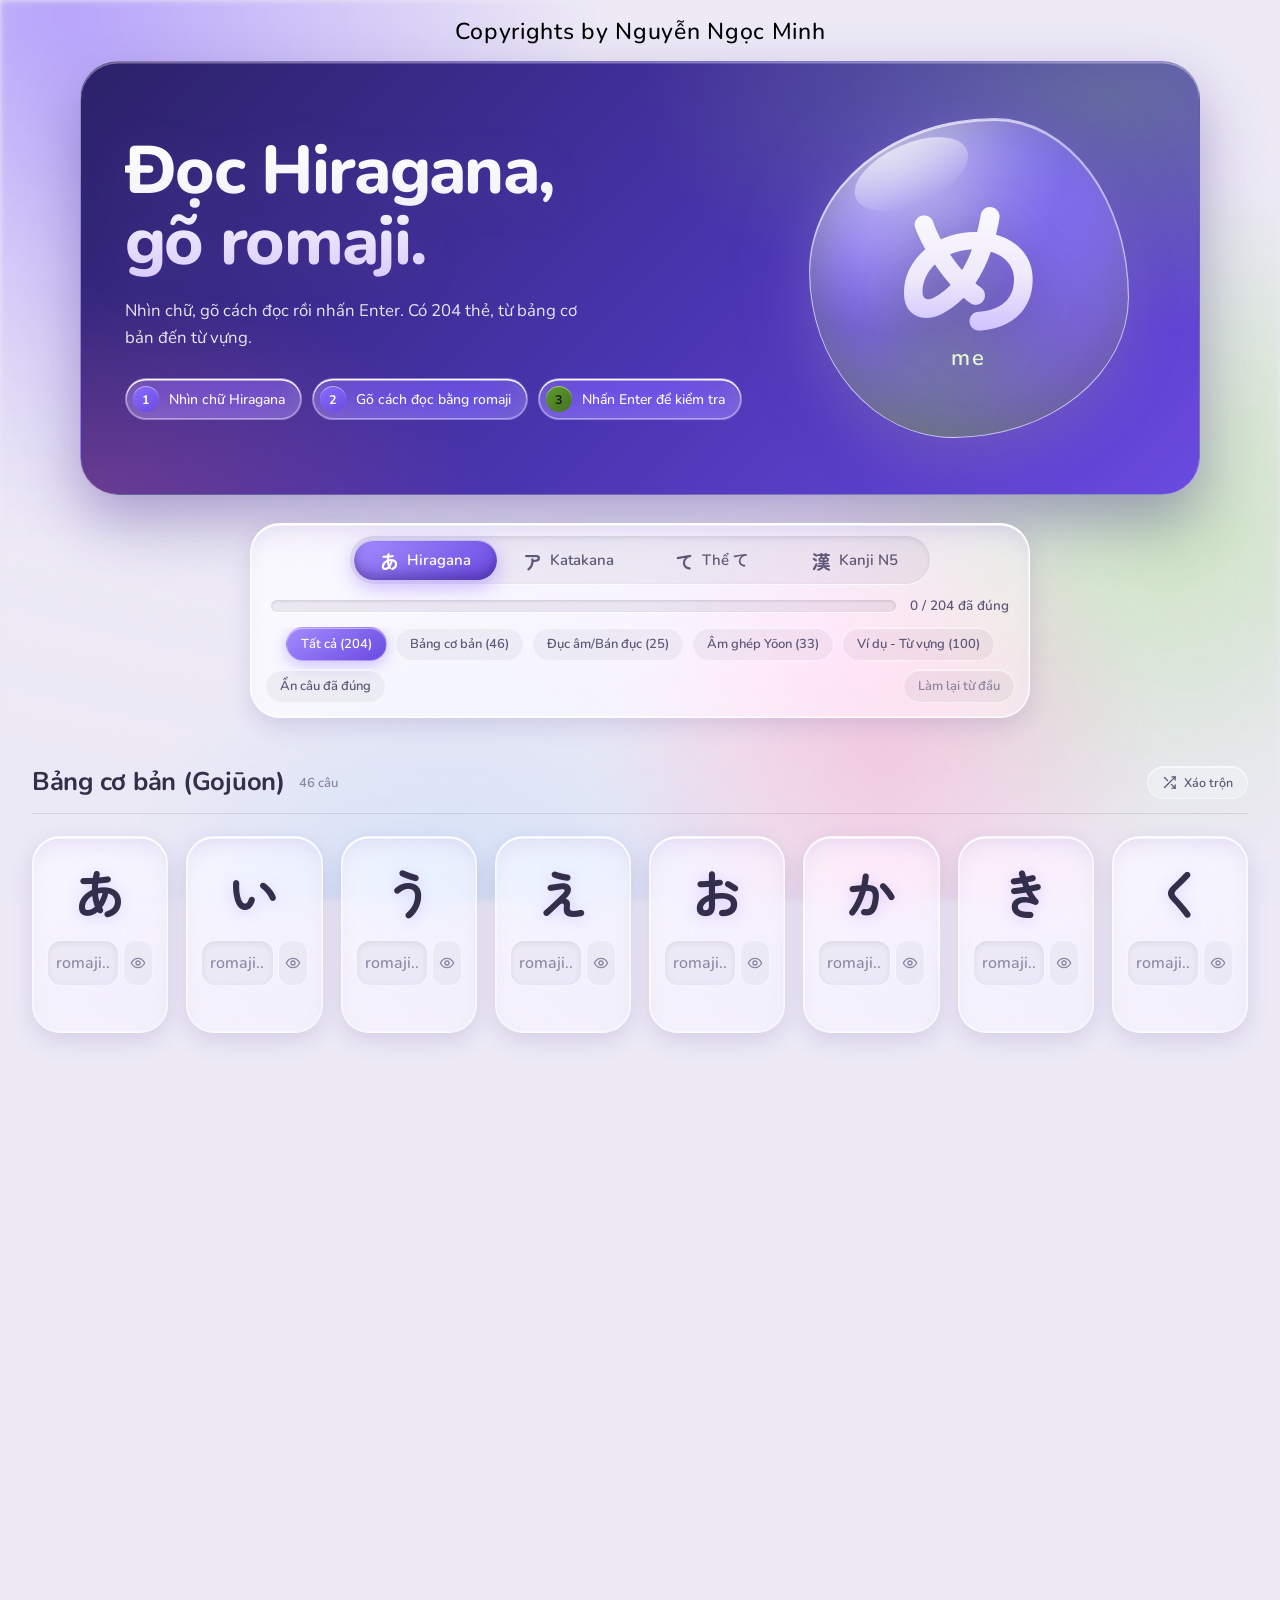
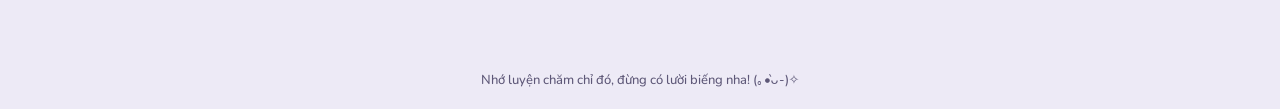
<file: index.html>
<!DOCTYPE html>
<html lang="vi">
<head>
<meta charset="UTF-8">
<meta name="viewport" content="width=device-width, initial-scale=1.0">
<meta name="theme-color" content="#F5F2EC">
<title>Luyện tập Nihongo → Romaji</title>
<link rel="preconnect" href="https://fonts.googleapis.com">
<link rel="preconnect" href="https://fonts.gstatic.com" crossorigin>
<link href="https://fonts.googleapis.com/css2?family=Nunito:wght@400;500;600;700;800&family=Zen+Maru+Gothic:wght@400;500;700&display=swap" rel="stylesheet">
<script src="index.js" defer></script>
<link rel="stylesheet" href="index.css">
</head>

<body>

<div class="bg" aria-hidden="true"><i class="b1"></i><i class="b2"></i><i class="b3"></i><i class="b4"></i></div>

<p class="copyright-top">Copyrights by Nguyễn Ngọc Minh</p>

<header class="hero">
  <div class="hero-copy" id="heroCopy">
    <h1 id="heroTitle">Đọc Hiragana,
gõ romaji.</h1>
    <p class="hero-sub" id="heroSub">Nhìn chữ, gõ cách đọc rồi nhấn Enter.</p>
    <ol class="hero-steps">
      <li><b>1</b><span id="heroS1">Nhìn chữ Hiragana</span></li>
      <li><b>2</b><span id="heroS2">Gõ cách đọc bằng romaji</span></li>
      <li><b>3</b><span id="heroS3">Nhấn Enter để kiểm tra</span></li>
    </ol>
  </div>

  <div class="hero-orb" aria-hidden="true">
    <div class="orb-stage">
      <div class="orb-glass"><div class="orb-swirl"></div></div>
      <div class="orb-content">
        <span class="orb-kana" id="orbKana" lang="ja">あ</span>
        <span class="orb-romaji" id="orbRomaji">a</span>
      </div>
    </div>
  </div>
</header>

<div id="dockSentinel"></div>

<div class="topbar" id="topbar">
  <div class="mode-row" id="modeRow" data-mode="hiragana">
    <span class="mode-thumb" aria-hidden="true"></span>
    <button class="mode-btn active" data-mode="hiragana" aria-pressed="true"><span class="k" lang="ja">あ</span><span>Hiragana</span></button>
    <button class="mode-btn" data-mode="katakana" aria-pressed="false"><span class="k" lang="ja">ア</span><span>Katakana</span></button>
    <button class="mode-btn" data-mode="teform" aria-pressed="false"><span class="k" lang="ja">て</span><span>Thể て</span></button>
    <button class="mode-btn" data-mode="kanji" aria-pressed="false"><span class="k" lang="ja">漢</span><span>Kanji N5</span></button>
  </div>

  <div class="progress-wrap">
    <div class="progress-bar"><div class="progress-fill" id="progressFill"></div></div>
    <div class="progress-label" id="progressLabel">0 / 204 đã đúng</div>
  </div>

  <div class="controls" id="filterControls">
    <button class="chip active" data-filter="all">Tất cả (204)</button>
    <button class="chip" data-filter="gojuon">Bảng cơ bản (46)</button>
    <button class="chip" data-filter="dakuten">Đục âm/Bán đục (25)</button>
    <button class="chip" data-filter="yoon">Âm ghép Yōon (33)</button>
    <button class="chip" data-filter="vidu">Ví dụ - Từ vựng (100)</button>
    <button class="chip ghost" id="toggleHide">Ẩn câu đã đúng</button>
    <button class="chip reset" id="resetBtn">Làm lại từ đầu</button>
  </div>

  <div class="tf-bar" id="tfBar">
    <button class="chip reset" id="tfRetry" type="button">Làm lại từ đầu</button>
  </div>

  <button class="toolbar-toggle" id="toolbarToggle"><span>Hiện thanh lọc</span><span class="chev">▾</span></button>
</div>

<main id="main-hiragana"></main>
<main id="main-katakana" class="hidden"></main>
<main id="main-kanji" class="hidden"></main>

<main id="main-teform" class="hidden">
  <section class="section">
    <div class="section-title">
      <h2>Động từ thể ます</h2>
      <span class="section-count"><span id="tfTotal">0</span> câu</span>
    </div>

    <p class="tf-hint" id="tfHint">Nhìn động từ thể ます, gõ romaji của thể て. Không chấm điểm, cứ thong thả nhé.</p>

    <div class="tf-list" id="tfList"></div>
  </section>
</main>

<footer>
  <p class="footer-msg">Nhớ luyện chăm chỉ đó, đừng có lười biếng nha! (｡•̀ᴗ-)✧</p>
</footer>

</body>
</html>
</file>
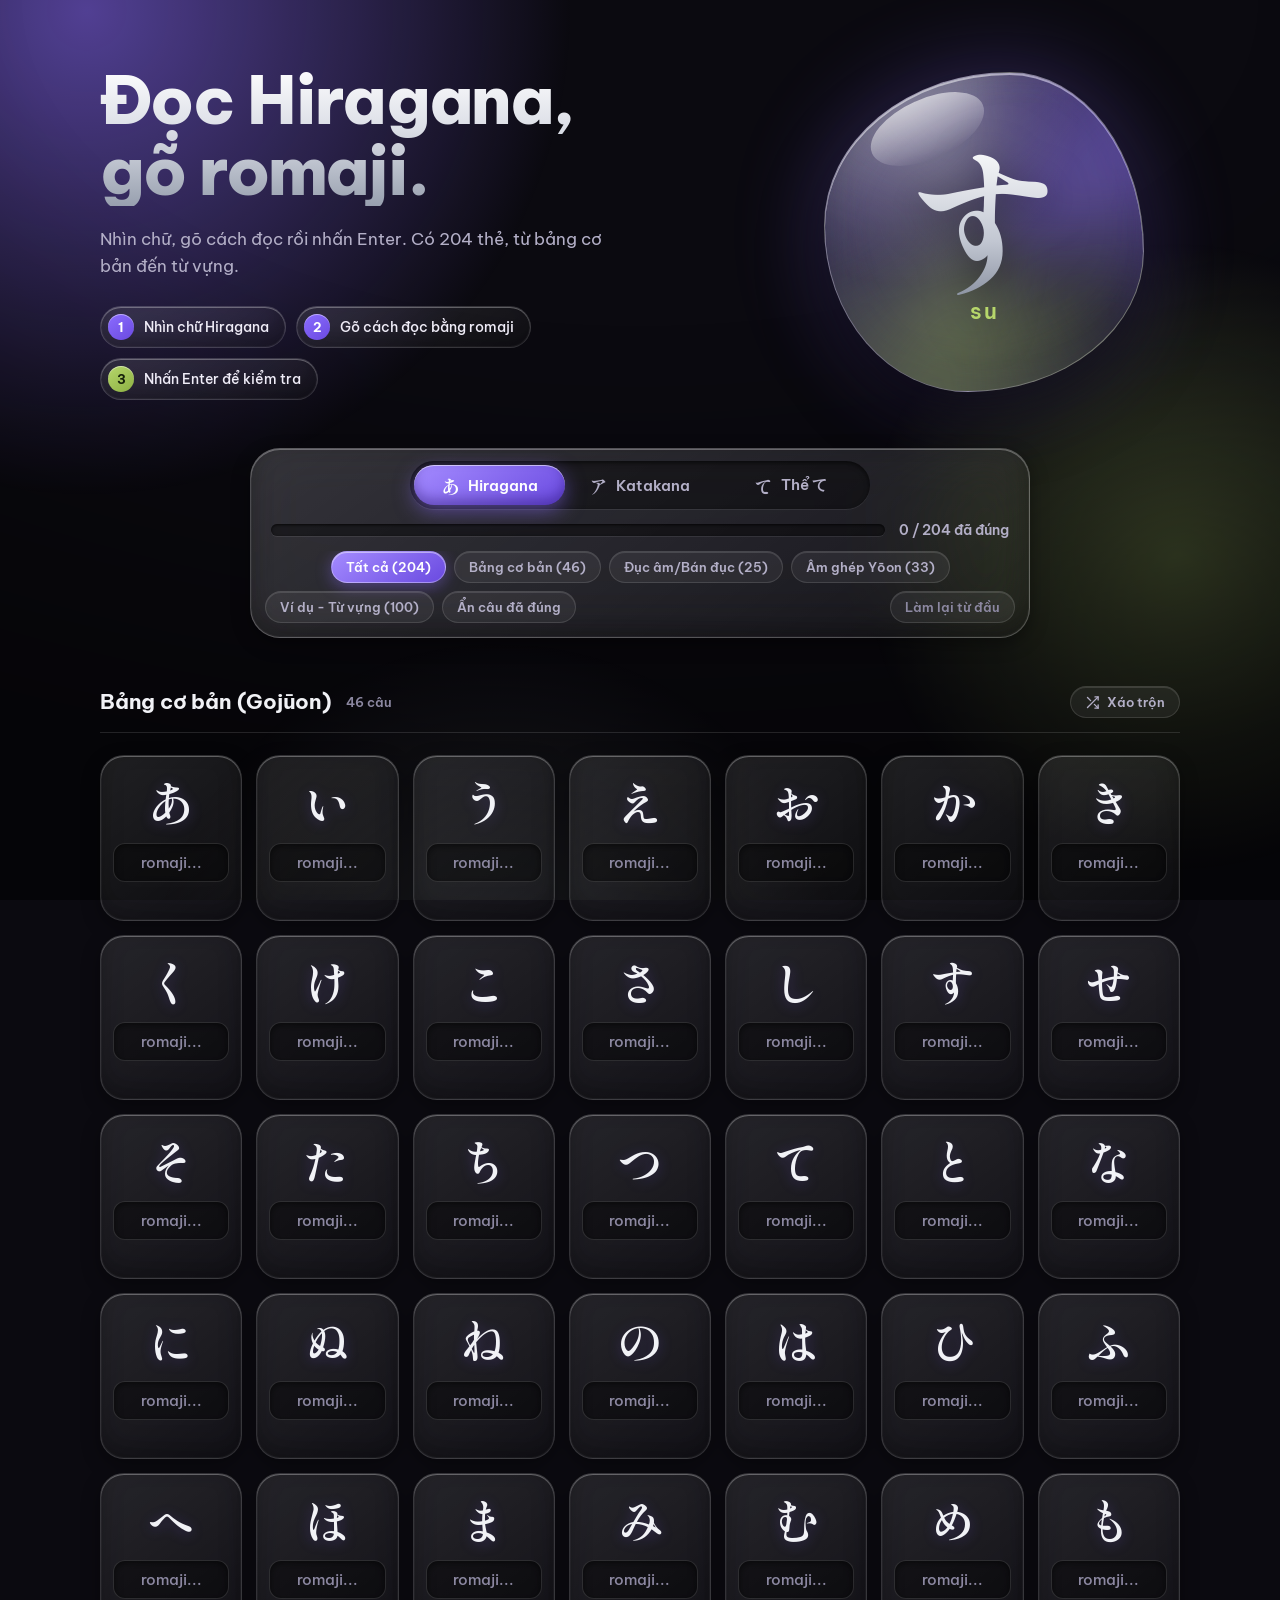
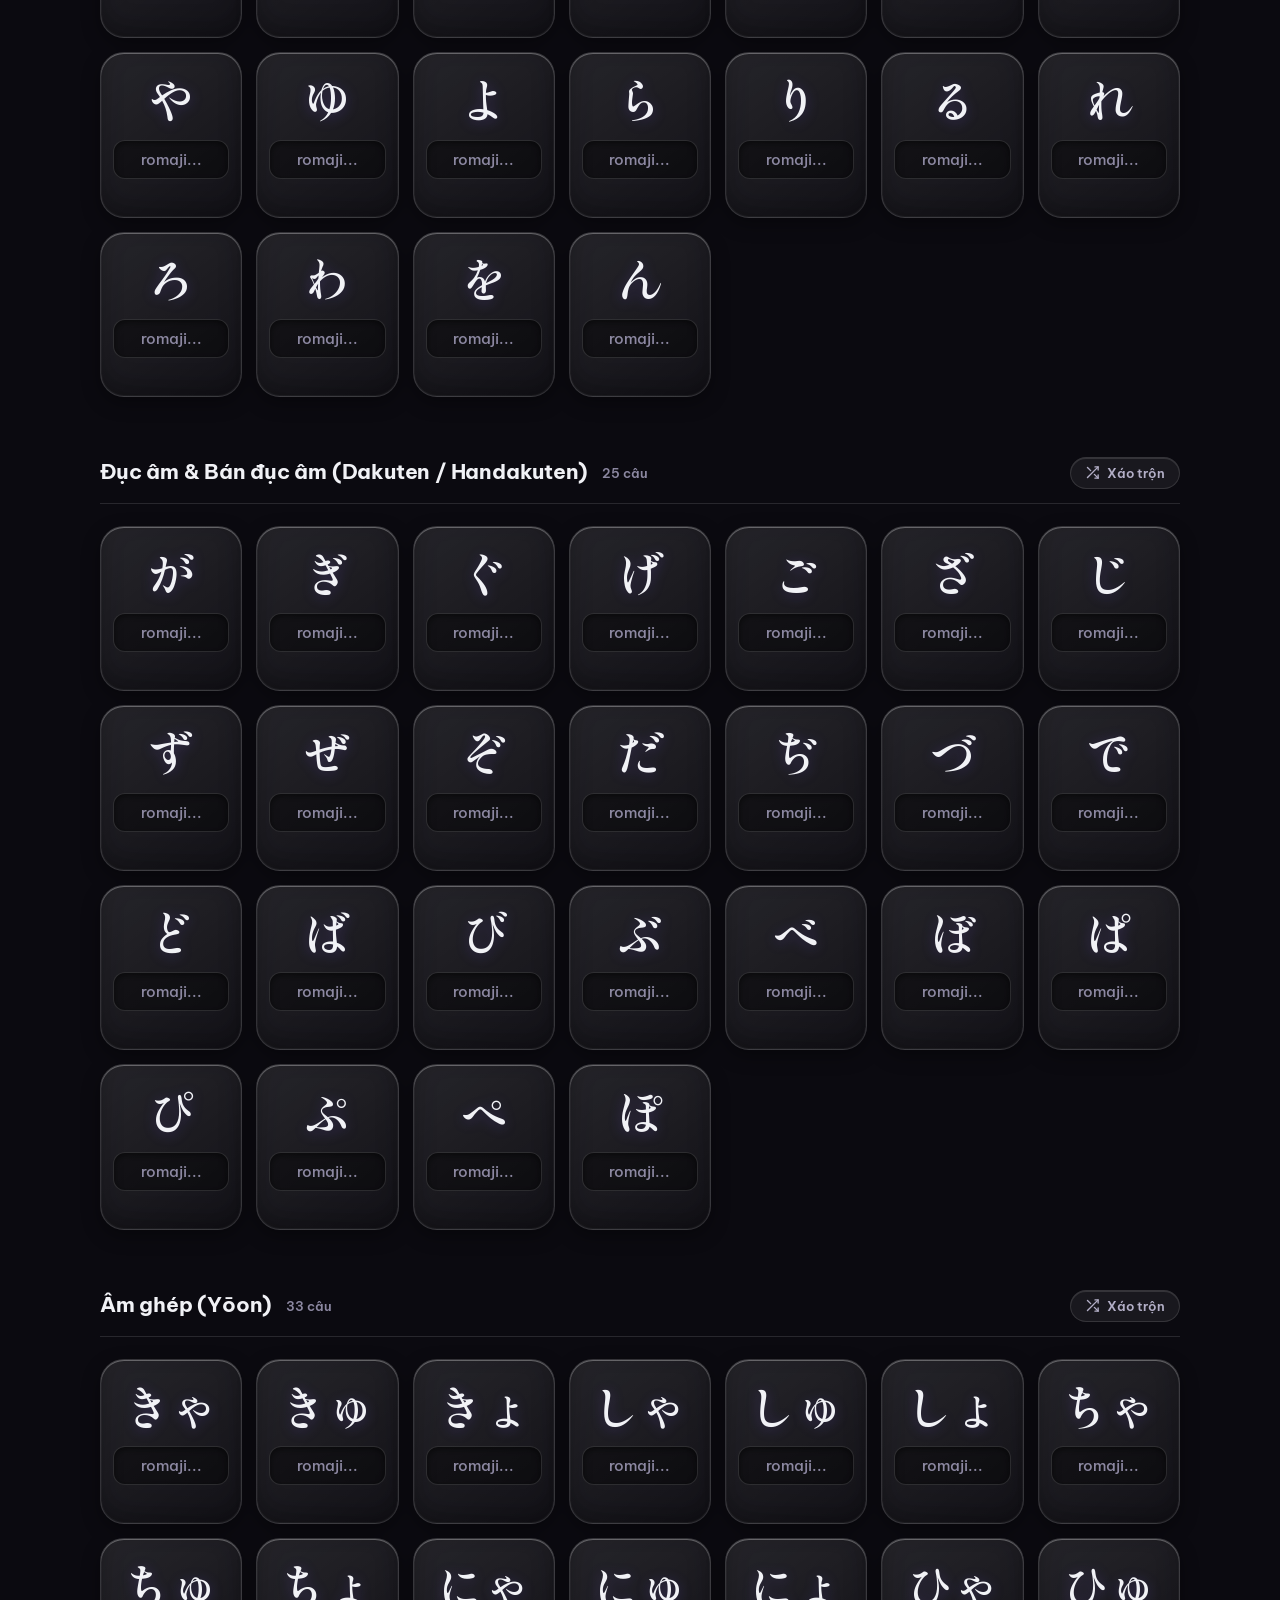
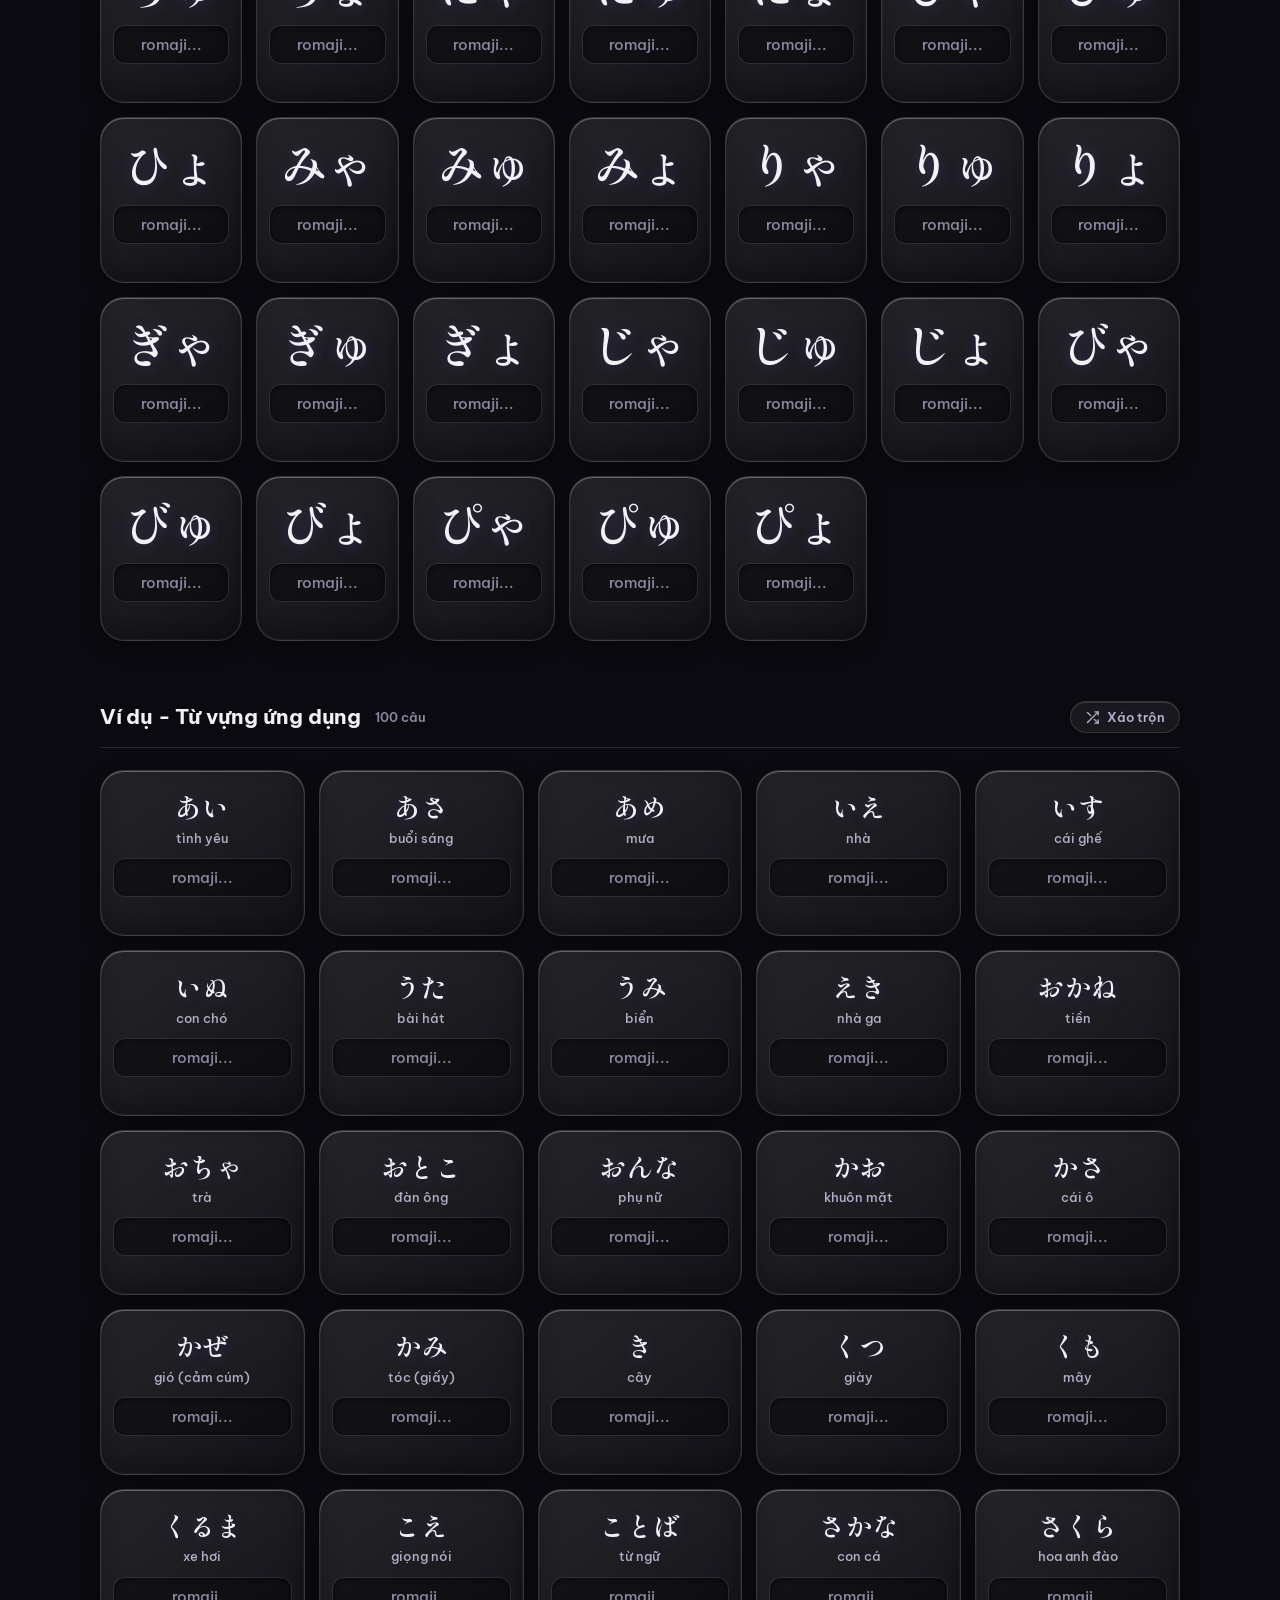
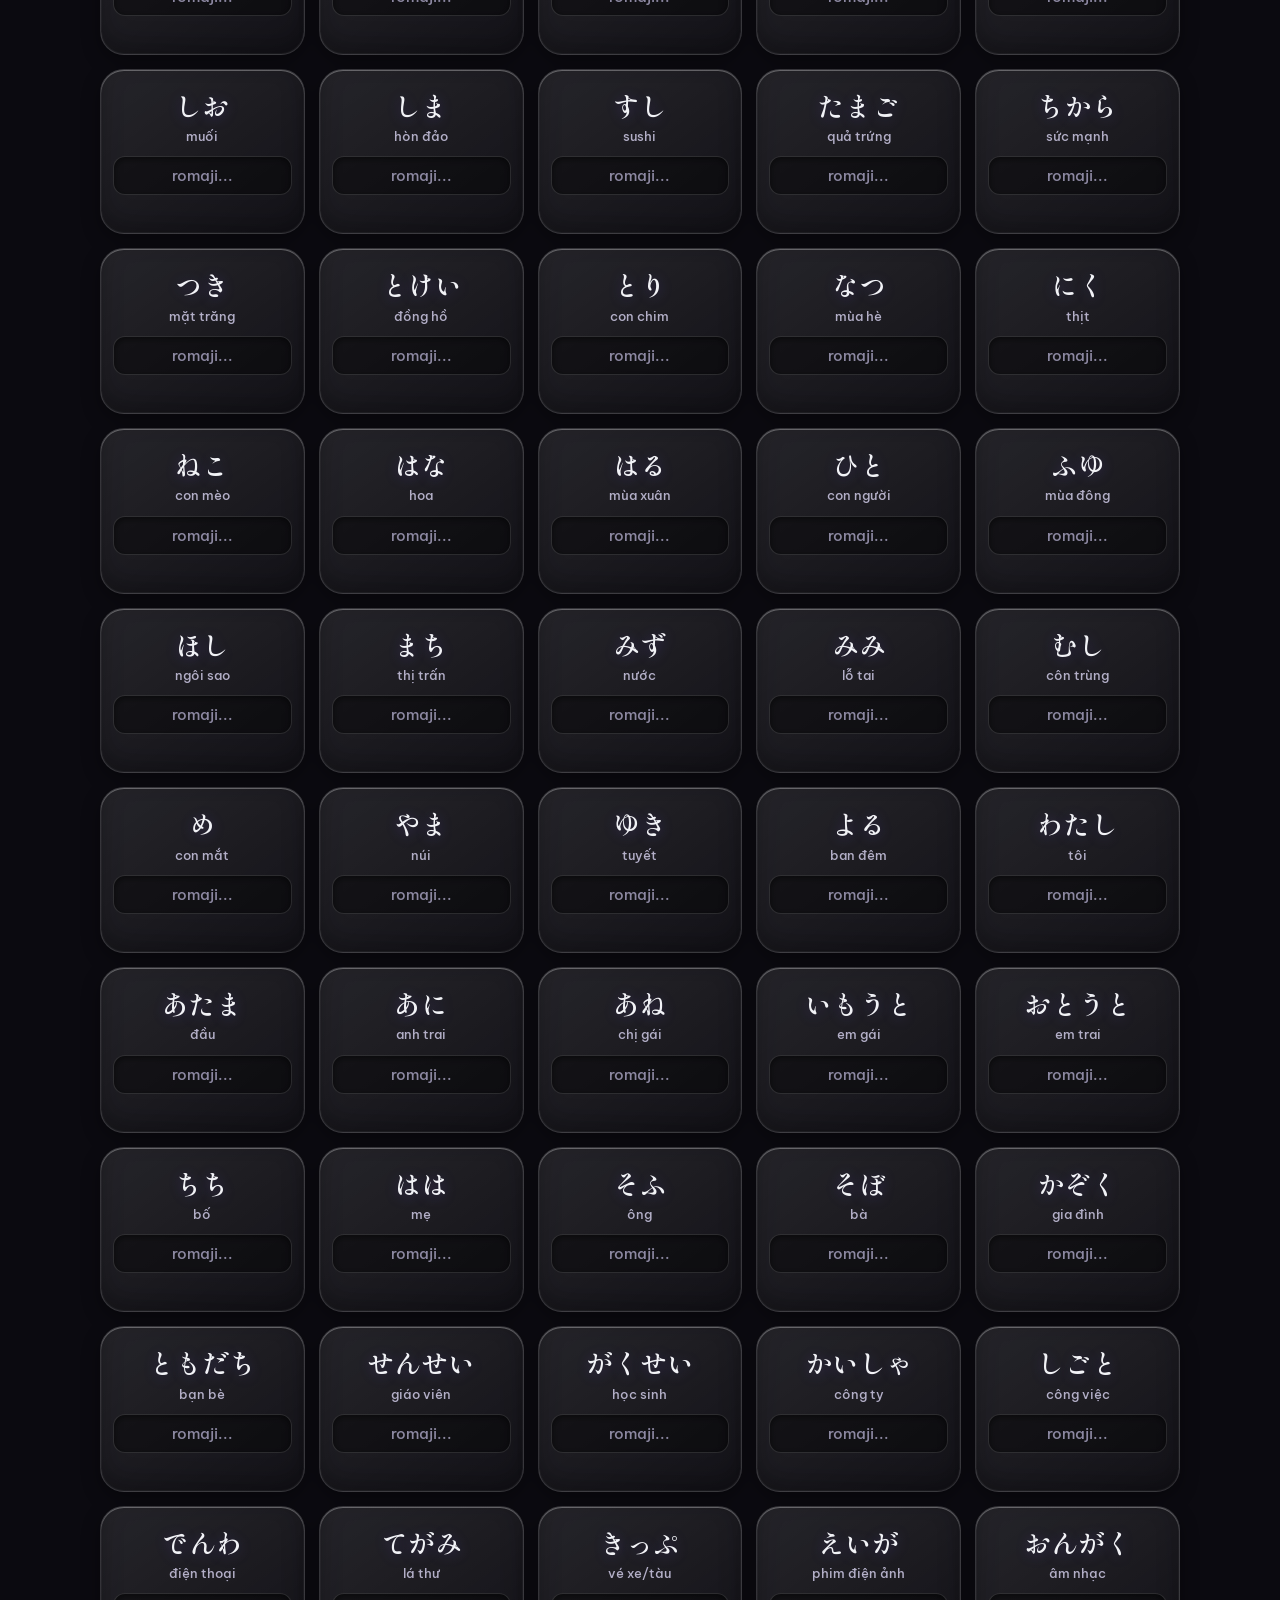
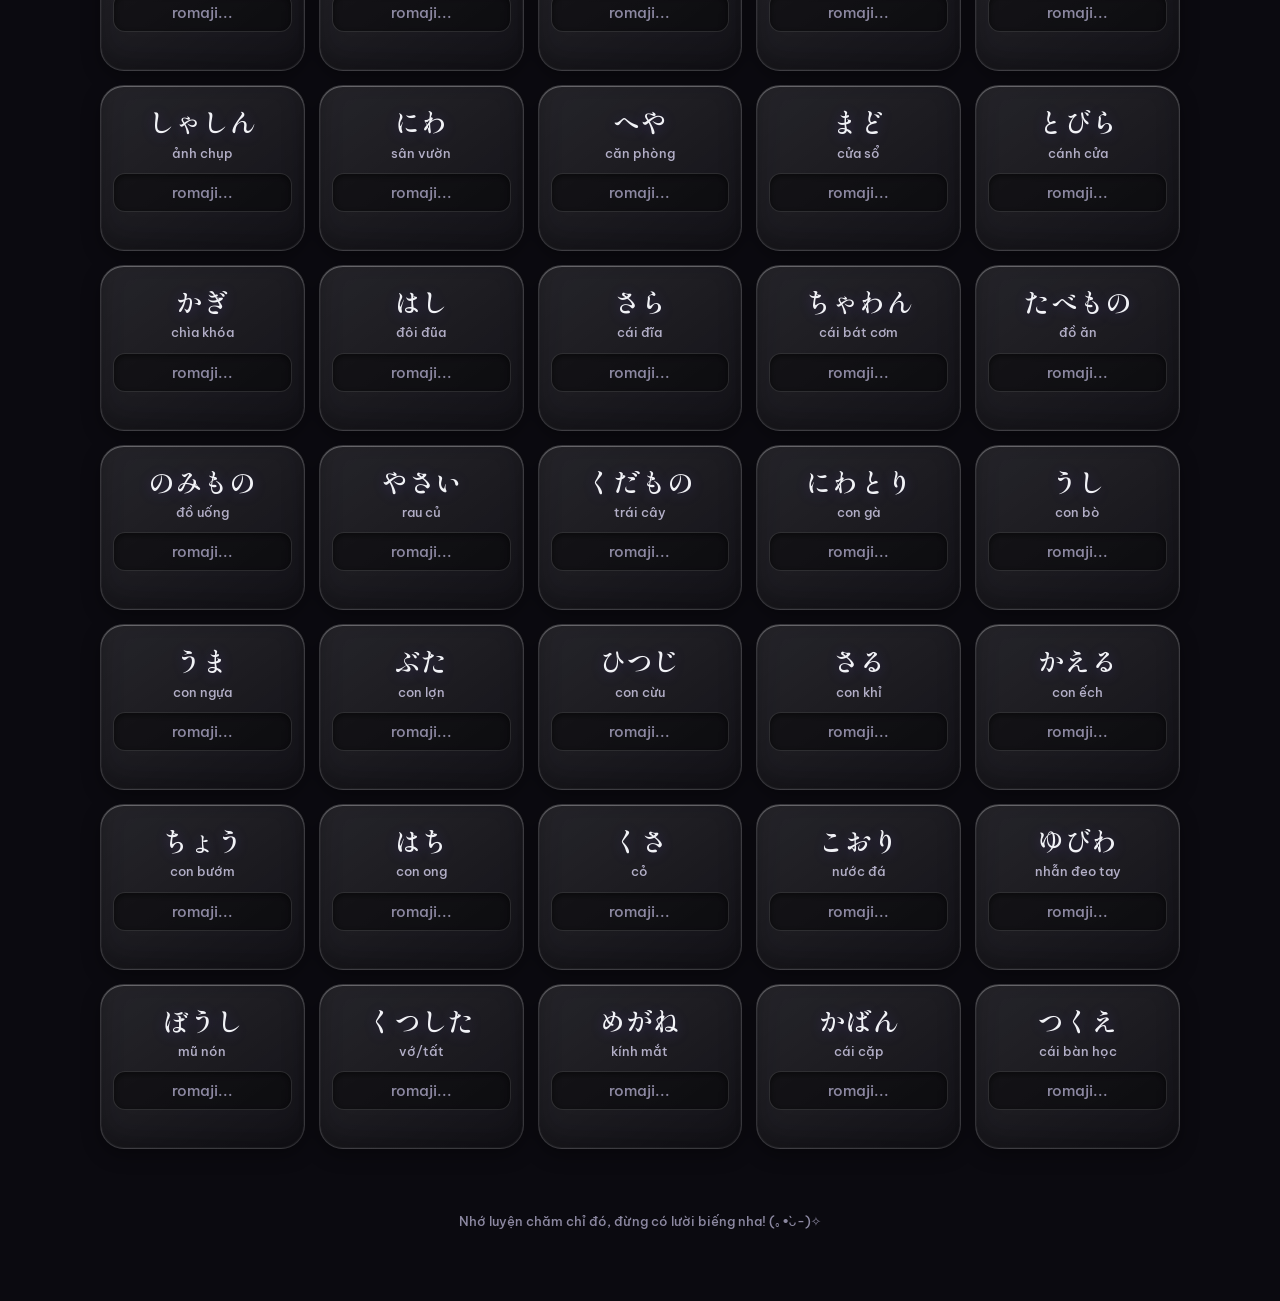
<file: nihongo.html>
<!DOCTYPE html>
<html lang="vi">
<head>
<meta charset="UTF-8">
<meta name="viewport" content="width=device-width, initial-scale=1.0">
<meta name="theme-color" content="#0B0A10">
<title>Luyện tập Nihongo → Romaji</title>
<link rel="preconnect" href="https://fonts.googleapis.com">
<link rel="preconnect" href="https://fonts.gstatic.com" crossorigin>
<link href="https://fonts.googleapis.com/css2?family=Be+Vietnam+Pro:wght@400;500;600;700;800&family=Shippori+Mincho:wght@500;600;700&display=swap" rel="stylesheet">
<script src="nihongo.js"></script>
<link rel="stylesheet" href="nihongo.css">
</head>

<body>

<div class="bg" aria-hidden="true"><i class="b1"></i><i class="b2"></i><i class="b3"></i></div>

<header class="hero">
  <div class="hero-copy" id="heroCopy">
    <h1 id="heroTitle">Đọc Hiragana,
gõ romaji.</h1>
    <p class="hero-sub" id="heroSub">Nhìn chữ, gõ cách đọc rồi nhấn Enter.</p>
    <ol class="hero-steps">
      <li><b>1</b><span id="heroS1">Nhìn chữ Hiragana</span></li>
      <li><b>2</b><span id="heroS2">Gõ cách đọc bằng romaji</span></li>
      <li><b>3</b><span id="heroS3">Nhấn Enter để kiểm tra</span></li>
    </ol>
  </div>

  <div class="hero-orb" aria-hidden="true">
    <div class="orb-stage">
      <div class="orb-glass"><div class="orb-swirl"></div></div>
      <div class="orb-content">
        <span class="orb-kana" id="orbKana" lang="ja">あ</span>
        <span class="orb-romaji" id="orbRomaji">a</span>
      </div>
    </div>
  </div>
</header>

<div id="dockSentinel"></div>

<div class="topbar" id="topbar">
  <div class="mode-row" id="modeRow" data-mode="hiragana">
    <span class="mode-thumb" aria-hidden="true"></span>
    <button class="mode-btn active" data-mode="hiragana" aria-pressed="true"><span class="k" lang="ja">あ</span><span>Hiragana</span></button>
    <button class="mode-btn" data-mode="katakana" aria-pressed="false"><span class="k" lang="ja">ア</span><span>Katakana</span></button>
    <button class="mode-btn" data-mode="teform" aria-pressed="false"><span class="k" lang="ja">て</span><span>Thể て</span></button>
  </div>

  <div class="progress-wrap">
    <div class="progress-bar"><div class="progress-fill" id="progressFill"></div></div>
    <div class="progress-label" id="progressLabel">0 / 204 đã đúng</div>
  </div>

  <div class="controls" id="filterControls">
    <button class="chip active" data-filter="all">Tất cả (204)</button>
    <button class="chip" data-filter="gojuon">Bảng cơ bản (46)</button>
    <button class="chip" data-filter="dakuten">Đục âm/Bán đục (25)</button>
    <button class="chip" data-filter="yoon">Âm ghép Yōon (33)</button>
    <button class="chip" data-filter="vidu">Ví dụ - Từ vựng (100)</button>
    <button class="chip ghost" id="toggleHide">Ẩn câu đã đúng</button>
    <button class="chip reset" id="resetBtn">Làm lại từ đầu</button>
  </div>

  <div class="tf-bar" id="tfBar">
    <span class="tf-stat ok">Đúng <b id="tfCorrect">0</b></span>
    <span class="tf-stat no">Sai <b id="tfWrong">0</b></span>
    <button class="tf-submit" id="tfSubmit" type="button">Nộp bài</button>
  </div>

  <button class="toolbar-toggle" id="toolbarToggle"><span>Hiện thanh lọc</span><span class="chev">▾</span></button>
</div>

<main id="main-hiragana"></main>
<main id="main-katakana" class="hidden"></main>

<main id="main-teform" class="hidden">
  <section class="section">
    <div class="section-title">
      <h2>Động từ thể ます</h2>
      <span class="section-count"><span id="tfTotal">0</span> câu</span>
    </div>

    <p class="tf-hint" id="tfHint">Nhìn động từ thể ます, gõ romaji của thể て.</p>

    <div class="tf-result hidden" id="tfResult">
      <div class="tf-result-head">
        <div>
          <div class="tf-result-label">Kết quả</div>
          <div class="tf-final" id="tfFinal"></div>
          <div class="tf-breakdown" id="tfBreakdown"></div>
        </div>
        <button class="chip" id="tfRetry" type="button">Làm lại từ đầu</button>
      </div>
      <div id="tfReview"></div>
    </div>

    <div class="tf-list" id="tfList"></div>
  </section>
</main>

<footer>Nhớ luyện chăm chỉ đó, đừng có lười biếng nha! (｡•̀ᴗ-)✧</footer>


<script>
const GROUP_TITLES = {
  gojuon: "Bảng cơ bản (Gojūon)",
  dakuten: "Đục âm & Bán đục âm (Dakuten / Handakuten)",
  yoon: "Âm ghép (Yōon)",
  vidu: "Ví dụ - Từ vựng ứng dụng"
};

const MODES = {
  hiragana: { items: HIRAGANA, mainId: "main-hiragana" },
  katakana: { items: KATAKANA, mainId: "main-katakana" },
  teform:   { items: null,       mainId: "main-teform" }
};

const countKana = (o) => Object.values(o).reduce((s,g)=>s+g.length,0);
const TOTAL = countKana(HIRAGANA);
const correctCount = { hiragana: 0, katakana: 0, teform: 0 };
const PROGRESS_SUFFIX = { hiragana: "đã đúng", katakana: "đã đúng", teform: "đã làm" };
let hideCorrect = false;
let currentFilter = "all";
let currentMode = "hiragana";

const progressFill = document.getElementById("progressFill");
const progressLabel = document.getElementById("progressLabel");

function normalize(str){
  return str.trim().toLowerCase();
}

function buildSection(mode, key, items){
  const section = document.createElement("section");
  section.className = "section";
  section.dataset.group = key;

  const titleWrap = document.createElement("div");
  titleWrap.className = "section-title";
  titleWrap.innerHTML = `<h2>${GROUP_TITLES[key]}</h2><span class="section-count">${items.length} câu</span>`;

  const shuffleBtn = document.createElement("button");
  shuffleBtn.className = "shuffle-btn";
  shuffleBtn.type = "button";
  shuffleBtn.innerHTML = '<svg width="15" height="15" viewBox="0 0 24 24" fill="none" stroke="currentColor" stroke-width="2.2" stroke-linecap="round" stroke-linejoin="round" aria-hidden="true"><path d="M16 3h5v5"/><path d="M4 20 21 3"/><path d="M21 16v5h-5"/><path d="m15 15 6 6"/><path d="M4 4l5 5"/></svg><span>Xáo trộn</span>';
  titleWrap.appendChild(shuffleBtn);

  section.appendChild(titleWrap);

  const grid = document.createElement("div");
  grid.className = "grid";

  shuffleBtn.addEventListener("click", ()=>{
    const cards = Array.from(grid.children);
    for(let i = cards.length - 1; i > 0; i--){
      const j = Math.floor(Math.random() * (i + 1));
      [cards[i], cards[j]] = [cards[j], cards[i]];
    }
    grid.style.opacity = ".4";
    grid.style.transform = "scale(.99)";
    setTimeout(()=>{
      cards.forEach(c => grid.appendChild(c));
      grid.style.opacity = "1";
      grid.style.transform = "scale(1)";
    }, 140);
  });

  items.forEach((item) => {
    const [kana, answer, meaning] = item;
    const answers = Array.isArray(answer) ? answer : [answer];

    const card = document.createElement("div");
    card.className = "card";
    card.dataset.group = key;
    if(meaning) card.classList.add("word-card");

    const kanaEl = document.createElement("div");
    kanaEl.className = "kana";
    kanaEl.lang = "ja";
    kanaEl.textContent = kana;

    let meaningEl = null;
    if(meaning){
      meaningEl = document.createElement("div");
      meaningEl.className = "meaning";
      meaningEl.textContent = meaning;
    }

    const input = document.createElement("input");
    input.type = "text";
    input.autocomplete = "off";
    input.autocapitalize = "off";
    input.spellcheck = false;
    input.placeholder = "romaji...";
    input.setAttribute("aria-label", `Romaji của ${kana}`);

    const fb = document.createElement("div");
    fb.className = "fb";

    const retryBtn = document.createElement("button");
    retryBtn.className = "retry-btn";
    retryBtn.type = "button";
    retryBtn.innerHTML = "↺";
    retryBtn.title = "Làm lại chữ này";
    retryBtn.addEventListener("click", (e)=>{
      e.stopPropagation();
      card.classList.remove("correct","wrong");
      input.value = "";
      input.disabled = false;
      fb.textContent = "";
      fb.className = "fb";
      correctCount[mode]--;
      updateProgress();
      if(hideCorrect) applyFilters();
      input.focus();
    });

    function check(){
      if(card.classList.contains("correct")) return;
      const val = normalize(input.value);
      if(!val) return;
      if(answers.map(normalize).includes(val)){
        card.classList.remove("wrong");
        card.classList.add("correct");
        fb.textContent = "Đúng rồi đó! ✓";
        fb.className = "fb ok";
        input.disabled = true;
        correctCount[mode]++;
        updateProgress();
        if(hideCorrect) applyFilters();
      } else {
        card.classList.remove("correct");
        card.classList.add("wrong");
        fb.textContent = "Sai rồi, sửa lại đi!";
        fb.className = "fb no";
        setTimeout(()=>card.classList.remove("wrong"), 320);
      }
    }

    input.addEventListener("keydown", (e)=>{
      if(e.key === "Enter") check();
    });
    input.addEventListener("blur", check);
    input.addEventListener("input", ()=>{
      input.classList.remove("typing");
      void input.offsetWidth;
      input.classList.add("typing");
    });

    card.appendChild(kanaEl);
    if(meaningEl) card.appendChild(meaningEl);
    card.appendChild(input);
    card.appendChild(fb);
    card.appendChild(retryBtn);
    grid.appendChild(card);
  });

  section.appendChild(grid);
  document.getElementById(MODES[mode].mainId).appendChild(section);
}

function updateProgress(){
  const total = currentMode === "teform" ? て.length : TOTAL;
  const done = correctCount[currentMode];
  const pct = Math.round((done/total)*100);
  progressFill.style.setProperty("--p", pct);
  progressLabel.textContent = `${done} / ${total} ${PROGRESS_SUFFIX[currentMode]}`;
}

function applyFilters(){
  if(currentMode === "teform") return; // bộ lọc chỉ dành cho Hiragana / Katakana
  const activeMain = document.getElementById(MODES[currentMode].mainId);
  activeMain.querySelectorAll(".section").forEach(section=>{
    const match = currentFilter === "all" || section.dataset.group === currentFilter;
    section.classList.toggle("hidden", !match);
  });
  if(hideCorrect){
    activeMain.querySelectorAll(".card.correct").forEach(c=>c.classList.add("hidden"));
  } else {
    activeMain.querySelectorAll(".card.correct").forEach(c=>c.classList.remove("hidden"));
  }
}

Object.entries(MODES).forEach(([mode, cfg])=>{
  if(!cfg.items) return; // teform không dùng buildSection
  Object.entries(cfg.items).forEach(([key, items]) => buildSection(mode, key, items));
});
updateProgress();

/* ---------- Hero: nội dung đổi theo chế độ ---------- */
const HERO = {
  hiragana: {
    title: "Đọc Hiragana,\ngõ romaji.",
    sub: `Nhìn chữ, gõ cách đọc rồi nhấn Enter. Có ${countKana(HIRAGANA)} thẻ, từ bảng cơ bản đến từ vựng.`,
    steps: ["Nhìn chữ Hiragana", "Gõ cách đọc bằng romaji", "Nhấn Enter để kiểm tra"]
  },
  katakana: {
    title: "Đọc Katakana,\ngõ romaji.",
    sub: `Katakana dùng cho từ mượn và tên nước ngoài. Có ${countKana(KATAKANA)} thẻ; âm kéo dài ー gõ bằng dấu - hoặc nguyên âm đôi.`,
    steps: ["Nhìn chữ Katakana", "Gõ cách đọc bằng romaji", "Nhấn Enter để kiểm tra"]
  },
  teform: {
    title: "Chia động từ\nsang thể て.",
    sub: `Nhìn động từ thể ます rồi gõ romaji của thể て. Có ${て.length} câu, nộp bài để xem điểm và các câu cần ôn.`,
    steps: ["Nhìn động từ thể ます", "Gõ romaji của thể て", "Nhấn Enter để chuyển câu"]
  }
};

const heroCopy = document.getElementById("heroCopy");
const heroTitle = document.getElementById("heroTitle");
const heroSub = document.getElementById("heroSub");
const heroSteps = [1,2,3].map(n => document.getElementById("heroS" + n));
const orbKana = document.getElementById("orbKana");
const orbRomaji = document.getElementById("orbRomaji");
let orbIdx = -1;
let orbShown = null;

function orbPool(mode){
  if(mode === "teform") return [["て", "te"]];
  const src = mode === "katakana" ? KATAKANA : HIRAGANA;
  return src.gojuon.map(([k, a]) => [k, Array.isArray(a) ? a[0] : a]);
}
function swapOrb(k, r){
  orbKana.classList.remove("in");
  orbRomaji.classList.remove("in");
  void orbKana.offsetWidth;
  orbKana.textContent = k;
  orbRomaji.textContent = r;
  orbShown = k;
  orbKana.classList.add("in");
  orbRomaji.classList.add("in");
}
function orbNext(){
  const pool = orbPool(currentMode);
  if(pool.length === 1){
    if(orbShown !== pool[0][0]) swapOrb(pool[0][0], pool[0][1]);
    return;
  }
  let n;
  do { n = Math.floor(Math.random() * pool.length); } while(n === orbIdx);
  orbIdx = n;
  swapOrb(pool[n][0], pool[n][1]);
}
function setHero(mode, animate){
  const h = HERO[mode];
  heroTitle.textContent = h.title;
  heroSub.textContent = h.sub;
  heroSteps.forEach((el, i) => { el.textContent = h.steps[i]; });
  if(animate){
    heroCopy.classList.remove("swap");
    void heroCopy.offsetWidth;
    heroCopy.classList.add("swap");
  }
  orbIdx = -1;
  orbShown = null;
  orbNext();
}
const reduceMotion = window.matchMedia && window.matchMedia("(prefers-reduced-motion: reduce)").matches;
if(!reduceMotion) setInterval(orbNext, 2800);

/* ---------- Chuyển chế độ ---------- */
const modeRow = document.getElementById("modeRow");
const MODE_INDEX = { hiragana: 0, katakana: 1, teform: 2 };
const topbarEl = document.getElementById("topbar");
const toolbarToggle = document.getElementById("toolbarToggle");

document.querySelectorAll("#modeRow .mode-btn").forEach(btn=>{
  btn.addEventListener("click", ()=>{
    if(btn.dataset.mode === currentMode) return;
    document.querySelectorAll("#modeRow .mode-btn").forEach(b=>{
      b.classList.remove("active");
      b.setAttribute("aria-pressed", "false");
    });
    btn.classList.add("active");
    btn.setAttribute("aria-pressed", "true");
    modeRow.dataset.mode = btn.dataset.mode;
    modeRow.style.setProperty("--i", MODE_INDEX[btn.dataset.mode]);

    const oldMain = document.getElementById(MODES[currentMode].mainId);
    oldMain.classList.add("fade-out");

    setTimeout(()=>{
      oldMain.classList.add("hidden");
      oldMain.classList.remove("fade-out");

      currentMode = btn.dataset.mode;
      topbarEl.classList.toggle("mode-teform", currentMode === "teform");
      const newMain = document.getElementById(MODES[currentMode].mainId);
      newMain.classList.remove("hidden");
      newMain.classList.add("fade-out");
      void newMain.offsetWidth;
      newMain.classList.remove("fade-out");

      setHero(currentMode, true);
      updateProgress();
      applyFilters();
    }, 220);
  });
});
setHero(currentMode, false);

/* ---------- Dock thu gọn khi cuộn ---------- */
const dockSentinel = document.getElementById("dockSentinel");

function updateTopbarState(){
  const stick = dockSentinel.getBoundingClientRect().top + window.scrollY - 12;
  const y = window.scrollY;
  const wasCollapsed = topbarEl.classList.contains("collapsed");
  // độ trễ (hysteresis) để thanh không nhấp nháy khi co/giãn
  const collapsed = wasCollapsed ? y > stick + 30 : y > stick + 110;
  topbarEl.classList.toggle("collapsed", collapsed);
  topbarEl.classList.toggle("scrolled", y >= stick);
  if(!collapsed){
    topbarEl.classList.remove("force-expanded");
    toolbarToggle.querySelector("span").textContent = "Hiện thanh lọc";
  }
}
window.addEventListener("scroll", updateTopbarState, { passive: true });
window.addEventListener("resize", updateTopbarState);
updateTopbarState();

toolbarToggle.addEventListener("click", ()=>{
  const isForced = topbarEl.classList.toggle("force-expanded");
  toolbarToggle.querySelector("span").textContent = isForced ? "Ẩn thanh lọc" : "Hiện thanh lọc";
});

document.querySelectorAll("#filterControls .chip[data-filter]").forEach(btn=>{
  btn.addEventListener("click", ()=>{
    document.querySelectorAll("#filterControls .chip[data-filter]").forEach(b=>b.classList.remove("active"));
    btn.classList.add("active");
    currentFilter = btn.dataset.filter;
    applyFilters();
  });
});

document.getElementById("toggleHide").addEventListener("click", (e)=>{
  hideCorrect = !hideCorrect;
  e.target.classList.toggle("active", hideCorrect);
  e.target.textContent = hideCorrect ? "Hiện câu đã đúng" : "Ẩn câu đã đúng";
  applyFilters();
});

document.getElementById("resetBtn").addEventListener("click", ()=>{
  const activeMain = document.getElementById(MODES[currentMode].mainId);
  activeMain.querySelectorAll(".card").forEach(card=>{
    card.classList.remove("correct","wrong","hidden");
    const input = card.querySelector("input");
    input.value = "";
    input.disabled = false;
    const fb = card.querySelector(".fb");
    fb.textContent = "";
    fb.className = "fb";
  });
  correctCount[currentMode] = 0;
  updateProgress();
});

/* ---------- Vệt sáng kính đi theo con trỏ ---------- */
document.addEventListener("pointermove", (e)=>{
  const t = e.target.closest && e.target.closest(".card, .tf-row, .tf-result");
  if(!t) return;
  const r = t.getBoundingClientRect();
  t.style.setProperty("--mx", (e.clientX - r.left) + "px");
  t.style.setProperty("--my", (e.clientY - r.top) + "px");
}, { passive: true });
</script>

<script>
// ===== Chế độ Thể て =====
(function(){
  function normalizeRomaji(s){
    let x = s.toLowerCase().trim().replace(/[\s'\-]/g,'');
    const subs = [
      [/sya/g,'sha'],[/syu/g,'shu'],[/syo/g,'sho'],
      [/tya/g,'cha'],[/tyu/g,'chu'],[/tyo/g,'cho'],
      [/zya/g,'ja'],[/zyu/g,'ju'],[/zyo/g,'jo'],
      [/si/g,'shi'],[/ti/g,'chi'],[/tu/g,'tsu'],
      [/zi/g,'ji'],[/di/g,'ji'],[/du/g,'zu'],
      [/hu/g,'fu'],[/wo/g,'o'],
      [/tch/g,'cch']
    ];
    subs.forEach(([re,rep]) => { x = x.replace(re, rep); });
    x = x.replace(/ou/g,'o').replace(/uu/g,'u').replace(/ii/g,'i').replace(/ee/g,'e').replace(/aa/g,'a');
    return x;
  }

  const listEl = document.getElementById('tfList');
  const submitBtn = document.getElementById('tfSubmit');
  const hintLine = document.getElementById('tfHint');
  const resultEl = document.getElementById('tfResult');
  const reviewEl = document.getElementById('tfReview');
  const HINT_DEFAULT = hintLine.textContent;

  document.getElementById('tfTotal').textContent = て.length;

  let rows = [], inputs = [], fbEls = [];
  let answered = [];
  let correct = 0, wrong = 0, finished = false;

  function updateScore(){
    document.getElementById('tfCorrect').textContent = correct;
    document.getElementById('tfWrong').textContent = wrong;
    // thanh tiến độ ở đầu trang (dùng chung với Hiragana / Katakana)
    correctCount.teform = answered.filter(Boolean).length;
    updateProgress();
  }

  function buildList(){
    listEl.innerHTML = '';
    rows = []; inputs = []; fbEls = [];
    answered = new Array(て.length).fill(false);
    correct = 0; wrong = 0; finished = false;

    て.forEach((item, i) => {
      const [kana, meta, kanaAnswer, romajiAnswer] = item;
      const row = document.createElement('div');
      row.className = 'tf-row';

      const no = document.createElement('div');
      no.className = 'tf-no';
      no.textContent = (i+1) + '.';

      const prompt = document.createElement('div');
      prompt.className = 'tf-prompt';
      const kanaEl = document.createElement('span');
      kanaEl.className = 'tf-kana';
      kanaEl.lang = 'ja';
      kanaEl.textContent = kana;
      prompt.appendChild(kanaEl);
      if (meta){
        const metaEl = document.createElement('span');
        metaEl.className = 'tf-meta';
        metaEl.textContent = `(${meta})`;
        prompt.appendChild(metaEl);
      }

      const input = document.createElement('input');
      input.type = 'text';
      input.autocomplete = 'off';
      input.autocapitalize = 'off';
      input.spellcheck = false;
      input.placeholder = 'romaji';
      input.setAttribute('aria-label', `Thể て của ${kana}`);

      const fb = document.createElement('div');
      fb.className = 'tf-fb';

      row.appendChild(no);
      row.appendChild(prompt);
      row.appendChild(input);
      row.appendChild(fb);
      listEl.appendChild(row);

      rows.push(row);
      inputs.push(input);
      fbEls.push(fb);

      input.addEventListener('keydown', (e) => {
        if (e.key === 'Enter' && !e.isComposing){
          e.preventDefault();
          checkAnswer(i, kanaAnswer, romajiAnswer);
        }
      });
      input.addEventListener('input', () => {
        input.classList.remove('typing');
        void input.offsetWidth; // ép trình duyệt tính lại để animation chạy lại mỗi lần gõ
        input.classList.add('typing');
      });
    });

    updateScore();
  }

  function focusNext(from){
    for (let j = from+1; j < て.length; j++){
      if (!answered[j]){
        inputs[j].focus({ preventScroll: true });
        // chỉ cuộn khi ô kế tiếp bị thanh trên cùng che hoặc nằm ngoài màn hình
        const r = rows[j].getBoundingClientRect();
        if (r.top < 150 || r.bottom > window.innerHeight - 16){
          rows[j].scrollIntoView({ block: 'center', behavior: 'smooth' });
        }
        return;
      }
    }
  }

  function checkAnswer(i, kanaAnswer, romajiAnswer){
    if (finished || answered[i]) return;
    const raw = inputs[i].value.trim();
    answered[i] = true;
    inputs[i].disabled = true;

    const ok = raw.length > 0 && normalizeRomaji(raw) === normalizeRomaji(romajiAnswer);

    if (ok){
      correct++;
      rows[i].classList.add('correct');
      fbEls[i].textContent = 'Đúng rồi đó! ✓';
    } else {
      wrong++;
      rows[i].classList.add('wrong');
      fbEls[i].textContent = raw ? `Sai — đúng: ${romajiAnswer}` : `Bỏ trống — đúng: ${romajiAnswer}`;
    }
    updateScore();
    focusNext(i);
    checkAllDone();
  }

  function checkAllDone(){
    if (answered.every(a => a)) finishQuiz('done');
  }

  function addReview(title, list){
    if (!list.length) return;
    const block = document.createElement('div');
    block.className = 'tf-review-block';

    const h = document.createElement('h3');
    h.textContent = `${title} (${list.length})`;

    const ul = document.createElement('ul');
    list.forEach(({kana, meta, kanaAnswer, romajiAnswer}) => {
      const li = document.createElement('li');

      const q = document.createElement('div');
      q.className = 'tf-rv-q';
      const qk = document.createElement('span');
      qk.lang = 'ja';
      qk.textContent = kana;
      q.appendChild(qk);
      if (meta){
        const qm = document.createElement('small');
        qm.textContent = `(${meta})`;
        q.appendChild(qm);
      }

      const a = document.createElement('div');
      a.className = 'tf-rv-a';
      const ak = document.createElement('span');
      ak.lang = 'ja';
      ak.textContent = kanaAnswer;
      const ar = document.createElement('small');
      ar.textContent = romajiAnswer;
      a.appendChild(ak);
      a.appendChild(ar);

      li.appendChild(q);
      li.appendChild(a);
      ul.appendChild(li);
    });

    block.appendChild(h);
    block.appendChild(ul);
    reviewEl.appendChild(block);
  }

  submitBtn.addEventListener('click', () => {
    if (!finished) finishQuiz('manual');
  });

  function finishQuiz(reason){
    if (finished) return;
    finished = true;
    submitBtn.disabled = true;

    const missed = [], wrongList = [];
    て.forEach((item, i) => {
      const [kana, meta, kanaAnswer, romajiAnswer] = item;
      if (!answered[i]){
        inputs[i].disabled = true;
        rows[i].classList.add('missed');
        fbEls[i].textContent = `Chưa làm — đúng: ${romajiAnswer}`;
        missed.push({kana, meta, kanaAnswer, romajiAnswer});
      } else if (rows[i].classList.contains('wrong')){
        wrongList.push({kana, meta, kanaAnswer, romajiAnswer});
      }
    });

    const total = て.length;
    const pct = Math.round((correct/total)*100);
    document.getElementById('tfFinal').textContent = `${correct} / ${total} (${pct}%)`;
    document.getElementById('tfBreakdown').textContent =
      `Đúng ${correct}, sai ${wrongList.length}, chưa làm ${missed.length}`;

    reviewEl.innerHTML = '';
    addReview('Câu sai', wrongList);
    addReview('Chưa làm', missed);
    if (!wrongList.length && !missed.length){
      const p = document.createElement('p');
      p.className = 'tf-perfect';
      p.textContent = 'Đúng hết cả rồi, giỏi quá! 🎉';
      reviewEl.appendChild(p);
    }

    hintLine.textContent = reason === 'done'
      ? 'Đã làm hết tất cả các câu.'
      : 'Đã nộp bài. Những câu chưa làm được tô màu tím.';

    resultEl.classList.remove('hidden');
    resultEl.scrollIntoView({ behavior: 'smooth', block: 'start' });
  }

  document.getElementById('tfRetry').addEventListener('click', () => {
    resultEl.classList.add('hidden');
    reviewEl.innerHTML = '';
    hintLine.textContent = HINT_DEFAULT;
    submitBtn.disabled = false;
    buildList();
    window.scrollTo({ top: 0, behavior: 'smooth' });
    inputs[0].focus({ preventScroll: true });
  });

  buildList();
})();
</script>
</body>
</html>
</file>
<file: index.css>
:root{
  --void:#EDEAF6;
  --void-2:#E2DCF2;
  --violet:#8B6CFF;
  --violet-2:#6A4AE0;
  --violet-soft:rgba(139,108,255,.14);
  --matcha:#5F9A2E;
  --matcha-2:#437321;
  --matcha-soft:rgba(111,162,58,.14);
  --metal-1:#332E4A;
  --metal-2:#635D7E;
  --metal-3:#8C86A4;
  --text:#2E2A42;
  --text-2:#5E5878;
  --text-3:#8B85A2;
  --rose:#D9436A;
  --rose-soft:rgba(217,67,106,.13);
  --line:rgba(255,255,255,.55);
  --line-strong:rgba(255,255,255,.85);

  --blob-violet:rgba(139,108,255,.55);
  --blob-matcha:rgba(140,214,90,.42);
  --blob-rose:rgba(255,111,160,.38);
  --blob-blue:rgba(95,184,255,.34);

  --glass:linear-gradient(155deg, rgba(255,255,255,.62), rgba(255,255,255,.24));
  --glass-strong:linear-gradient(155deg, rgba(255,255,255,.78), rgba(255,255,255,.38));
  --spec:inset 0 1.5px 0 rgba(255,255,255,.95), inset 0 0 0 1px rgba(255,255,255,.4), inset 0 -18px 30px rgba(255,255,255,.12), inset 0 14px 24px -10px rgba(120,90,200,.18);
  --shadow-1:0 8px 22px rgba(90,70,150,.16);
  --shadow-2:0 22px 48px rgba(90,70,150,.24);
  --blur-glass:blur(26px) saturate(190%);
  --blur-glass-strong:blur(34px) saturate(200%);

  --ease:cubic-bezier(.22,1,.36,1);
  --spring:cubic-bezier(.34,1.45,.5,1);
  --font-ui:'Nunito',system-ui,-apple-system,'Segoe UI',sans-serif;
  --font-kana:'Zen Maru Gothic','Hiragino Maru Gothic ProN','Yu Gothic','Noto Sans JP',sans-serif;
}

*{box-sizing:border-box;}
html{scroll-behavior:smooth; background:var(--void); overflow-anchor:none;}
body{
  margin:0;
  min-height:100vh;
  font-family:var(--font-ui);
  color:var(--text);
  padding-bottom:72px;
  overflow-anchor:none;
  -webkit-font-smoothing:antialiased;
}
:focus-visible{outline:2px solid var(--matcha); outline-offset:2px;}
.hidden{display:none !important;}

/* ========== Nền: mảng màu lỏng nhòe (liquid mesh) làm chất liệu kính phản chiếu ========== */
.bg{position:fixed; inset:0; z-index:-1; overflow:hidden; pointer-events:none; filter:blur(3px);}
.bg i{position:absolute; border-radius:50%; will-change:transform; filter:blur(10px);}
.bg .b1{
  width:78vmax; height:78vmax; left:-26vmax; top:-30vmax;
  background:radial-gradient(circle at 40% 40%, var(--blob-violet), rgba(139,108,255,0) 62%);
  animation:drift1 26s ease-in-out infinite alternate;
}
.bg .b2{
  width:62vmax; height:62vmax; right:-22vmax; top:14vh;
  background:radial-gradient(circle, var(--blob-matcha), rgba(140,214,90,0) 62%);
  animation:drift2 32s ease-in-out infinite alternate;
}
.bg .b3{
  width:66vmax; height:66vmax; left:2vw; bottom:-40vmax;
  background:radial-gradient(circle, var(--blob-blue), rgba(95,184,255,0) 62%);
  animation:drift3 38s ease-in-out infinite alternate;
}
.bg .b4{
  width:50vmax; height:50vmax; right:6vw; bottom:-14vmax;
  background:radial-gradient(circle, var(--blob-rose), rgba(255,111,160,0) 62%);
  animation:drift2 30s ease-in-out infinite alternate-reverse;
}
.bg::after{
  content:""; position:absolute; inset:0;
  background:radial-gradient(120% 90% at 50% 0%, transparent 40%, rgba(237,234,246,.35));
}
@keyframes drift1{from{transform:translate3d(0,0,0) scale(1);} to{transform:translate3d(9vmax,7vmax,0) scale(1.15);}}
@keyframes drift2{from{transform:translate3d(0,0,0) scale(1.05);} to{transform:translate3d(-10vmax,-8vmax,0) scale(.9);}}
@keyframes drift3{from{transform:translate3d(0,0,0) scale(.95);} to{transform:translate3d(12vmax,-6vmax,0) scale(1.12);}}

/* ========== Hero: nói rõ web này để làm gì ========== */
.hero{
  max-width:1120px;
  margin:0 auto;
  padding:64px 20px 48px;
  display:grid;
  grid-template-columns:minmax(0,1.25fr) minmax(0,.75fr);
  align-items:center;
  gap:36px;
}
.hero-copy > *{animation:rise .9s var(--ease) backwards;}
.hero-copy > :nth-child(1){animation-delay:.05s;}
.hero-copy > :nth-child(2){animation-delay:.16s;}
.hero-copy > :nth-child(3){animation-delay:.27s;}
.hero-copy.swap > *{animation:swapIn .45s var(--ease) backwards; animation-delay:0s;}
@keyframes rise{from{opacity:0; transform:translateY(22px);} to{opacity:1; transform:none;}}
@keyframes swapIn{from{opacity:0; transform:translateY(8px);} to{opacity:1; transform:none;}}

.hero h1{
  margin:0;
  font-weight:800;
  font-size:clamp(2.3rem,5.6vw,4.2rem);
  line-height:1.06;
  letter-spacing:-.025em;
  white-space:pre-line;
  background:linear-gradient(180deg,#FFFFFF 0%,#F1EEFB 55%,#D9CCFF 100%);
  -webkit-background-clip:text;
  background-clip:text;
  color:transparent;
  filter:drop-shadow(0 6px 18px rgba(90,70,150,.28));
}
.hero-sub{
  margin:20px 0 0;
  max-width:48ch;
  font-size:1.05rem;
  line-height:1.6;
  color:var(--text-2);
  text-shadow:0 1px 16px rgba(255,255,255,.6);
}
.hero-steps{
  list-style:none;
  margin:26px 0 0;
  padding:0;
  display:flex;
  flex-wrap:wrap;
  gap:10px;
}
.hero-steps li{
  display:flex;
  align-items:center;
  gap:10px;
  padding:7px 16px 7px 7px;
  border-radius:999px;
  background:var(--glass);
  -webkit-backdrop-filter:var(--blur-glass);
  backdrop-filter:var(--blur-glass);
  border:1px solid var(--line);
  box-shadow:var(--spec);
  font-size:14px;
  font-weight:500;
}
.hero-steps b{
  width:26px; height:26px;
  border-radius:50%;
  display:grid; place-items:center;
  font-size:12.5px; font-weight:700;
  color:#fff;
  background:linear-gradient(145deg,var(--violet),var(--violet-2));
  box-shadow:inset 0 1px 0 rgba(255,255,255,.45);
}
.hero-steps li:last-child b{
  background:linear-gradient(145deg,var(--matcha),var(--matcha-2));
  color:#16210A;
}

.hero-orb{
  position:relative;
  justify-self:center;
  width:clamp(210px,27vw,320px);
  aspect-ratio:1;
  animation:floaty 7s ease-in-out infinite;
}
.orb-stage{position:absolute; inset:0; animation:orbEnter 1.2s var(--ease) backwards .1s;}
@keyframes floaty{0%,100%{transform:translateY(0);} 50%{transform:translateY(-10px);}}
@keyframes orbEnter{from{opacity:0; transform:scale(.7);} to{opacity:1; transform:none;}}

.orb-glass{
  position:absolute; inset:0;
  border-radius:58% 42% 55% 45% / 48% 56% 44% 52%;
  background:
    radial-gradient(120% 120% at 25% 12%, rgba(255,255,255,.55), rgba(255,255,255,.06) 46%),
    linear-gradient(145deg, rgba(139,108,255,.62), rgba(111,162,58,.34));
  border:1px solid rgba(255,255,255,.6);
  -webkit-backdrop-filter:var(--blur-glass);
  backdrop-filter:var(--blur-glass);
  box-shadow:
    inset 0 2px 0 rgba(255,255,255,.7),
    inset 0 -22px 44px rgba(90,66,150,.30),
    inset 14px 0 32px rgba(111,162,58,.16),
    0 24px 50px rgba(120,105,150,.30),
    0 0 80px rgba(139,108,255,.30);
  animation:morph 14s ease-in-out infinite alternate;
  overflow:hidden;
}
.orb-glass::before{
  content:""; position:absolute;
  left:13%; top:8%; width:38%; height:19%;
  border-radius:50%;
  background:linear-gradient(rgba(255,255,255,.6), rgba(255,255,255,0));
  transform:rotate(-24deg);
  z-index:2;
}
.orb-swirl{position:absolute; inset:0; opacity:.6;}
.orb-swirl::before{
  content:""; position:absolute; inset:-40%;
  background:conic-gradient(from 0deg, transparent, rgba(139,108,255,.7), transparent 34%, rgba(111,162,58,.55) 55%, transparent 74%, rgba(200,205,216,.5));
  filter:blur(30px);
  animation:spin 18s linear infinite;
}
@keyframes spin{to{transform:rotate(360deg);}}
@keyframes morph{
  0%{border-radius:58% 42% 55% 45% / 48% 56% 44% 52%;}
  33%{border-radius:44% 56% 42% 58% / 56% 44% 58% 42%;}
  66%{border-radius:52% 48% 60% 40% / 42% 58% 46% 54%;}
  100%{border-radius:40% 60% 46% 54% / 54% 42% 60% 46%;}
}
.orb-content{
  position:absolute; inset:0;
  display:flex; flex-direction:column; align-items:center; justify-content:center;
  gap:2px;
  filter:drop-shadow(0 8px 20px rgba(80,68,120,.35));
  z-index:3;
}
.orb-kana{
  font-family:var(--font-kana);
  font-weight:700;
  font-size:clamp(96px,13vw,158px);
  line-height:1;
  background:linear-gradient(180deg,#FFFFFF 0%,#EFE9FB 60%,#C9BBFF 100%);
  -webkit-background-clip:text;
  background-clip:text;
  color:transparent;
}
.orb-romaji{
  font-weight:600;
  font-size:clamp(16px,2vw,22px);
  letter-spacing:.1em;
  color:#E7F6D2;
  min-height:1.4em;
}
.orb-kana.in{animation:orbIn .8s var(--ease) backwards;}
.orb-romaji.in{animation:orbIn .8s .35s var(--ease) backwards;}
@keyframes orbIn{
  from{opacity:0; transform:translateY(12px) scale(.92); filter:blur(8px);}
  to{opacity:1; transform:none; filter:blur(0);}
}

/* ========== Dock: thanh điều khiển kính lỏng ========== */
.topbar{
  position:sticky;
  top:12px;
  z-index:10;
  width:min(780px, calc(100% - 24px));
  margin:0 auto;
  padding:12px 14px 14px;
  border-radius:30px;
  background:var(--glass-strong);
  -webkit-backdrop-filter:var(--blur-glass-strong);
  backdrop-filter:var(--blur-glass-strong);
  border:1px solid var(--line-strong);
  box-shadow:var(--spec), var(--shadow-1);
  transition:padding .35s var(--ease), box-shadow .3s var(--ease), border-radius .3s var(--ease), transform .45s var(--spring);
  animation:rise .7s .3s var(--ease) backwards;
}
.topbar.scrolled{box-shadow:var(--spec), var(--shadow-2);}
.topbar.collapsed{padding:8px 10px; border-radius:26px; transform:scale(.965) translateY(-2px);}

.topbar::before{
  content:"";
  position:absolute; inset:0;
  border-radius:inherit;
  background:radial-gradient(260px circle at var(--mx,50%) var(--my,0%), rgba(139,108,255,.16), transparent 65%);
  opacity:0;
  transition:opacity .3s var(--ease);
  pointer-events:none;
}
.topbar:hover::before{opacity:1;}

.mode-row{
  position:relative;
  display:grid;
  grid-template-columns:repeat(4,1fr);
  max-width:580px;
  margin:0 auto;
  padding:4px;
  border-radius:999px;
  background:rgba(51,45,71,.06);
  box-shadow:inset 0 2px 5px rgba(51,45,71,.10), 0 1px 0 rgba(255,255,255,.7);
  --i:0;
}
.mode-thumb{
  position:absolute;
  top:4px; bottom:4px; left:4px;
  width:calc((100% - 8px) / 4);
  border-radius:999px;
  transform:translateX(calc(var(--i) * 100%));
  transition:transform .6s var(--spring), background .4s var(--ease), box-shadow .4s var(--ease);
  background:linear-gradient(145deg,#A48BFF,var(--violet-2));
  box-shadow:inset 0 1px 0 rgba(255,255,255,.55), inset 0 -6px 12px rgba(30,10,90,.35), 0 6px 20px rgba(139,108,255,.5);
}
.mode-row[data-mode="katakana"] .mode-thumb{
  background:linear-gradient(145deg,#F1F2F6,#98A0AF);
  box-shadow:inset 0 1px 0 rgba(255,255,255,.9), inset 0 -6px 12px rgba(60,66,80,.35), 0 6px 20px rgba(183,189,201,.35);
}
.mode-row[data-mode="teform"] .mode-thumb{
  background:linear-gradient(145deg,#CBE68A,var(--matcha-2));
  box-shadow:inset 0 1px 0 rgba(255,255,255,.65), inset 0 -6px 12px rgba(50,80,10,.35), 0 6px 20px rgba(111,162,58,.4);
}
.mode-row[data-mode="kanji"] .mode-thumb{
  background:linear-gradient(145deg,#FFC98B,#E08A3C);
  box-shadow:inset 0 1px 0 rgba(255,255,255,.6), inset 0 -6px 12px rgba(120,60,10,.35), 0 6px 20px rgba(224,138,60,.45);
}
.mode-btn{
  position:relative; z-index:1;
  display:flex; align-items:center; justify-content:center; gap:8px;
  padding:10px 8px;
  border:0; background:none;
  border-radius:999px;
  color:var(--text-2);
  font-family:var(--font-ui);
  font-weight:600;
  font-size:15px;
  white-space:nowrap;
  cursor:pointer;
  transition:color .3s var(--ease), padding .3s var(--ease), font-size .3s var(--ease);
}
.mode-btn .k{font-family:var(--font-kana); font-weight:700; font-size:19px; line-height:1;}
.mode-btn:hover{color:var(--text);}
.mode-btn.active{color:#fff;}
.mode-row[data-mode="katakana"] .mode-btn.active,
.mode-row[data-mode="teform"] .mode-btn.active,
.mode-row[data-mode="kanji"] .mode-btn.active{color:#15131C;}
.topbar.collapsed .mode-btn{padding:6px 8px; font-size:13.5px;}
.topbar.collapsed .mode-btn .k{font-size:16px;}

.topbar .progress-wrap,
.topbar .controls{
  overflow:hidden;
  transition:max-height .38s var(--ease), opacity .28s var(--ease), margin .32s var(--ease);
}
.progress-wrap{
  display:flex; align-items:center; gap:14px;
  max-height:44px;
  margin:12px 6px 0;
}
.progress-bar{
  flex:1;
  height:12px;
  border-radius:99px;
  background:rgba(51,45,71,.08);
  box-shadow:inset 0 1px 3px rgba(51,45,71,.16), 0 1px 0 rgba(255,255,255,.7);
  overflow:hidden;
  position:relative;
}
.progress-fill{
  --p:0;
  position:absolute; inset:0;
  background:linear-gradient(90deg,var(--violet),#9E8CF0 45%,var(--matcha));
  clip-path:inset(0 calc(100% - var(--p) * 1%) 0 0 round 99px);
  transition:clip-path .7s var(--ease);
}
.progress-fill::before{
  content:""; position:absolute; inset:0;
  background:linear-gradient(100deg, transparent 30%, rgba(255,255,255,.45) 50%, transparent 70%);
  background-size:220% 100%;
  animation:sheen 3s linear infinite;
}
.progress-fill::after{
  content:""; position:absolute; left:4px; right:4px; top:2px; height:34%;
  border-radius:99px;
  background:linear-gradient(rgba(255,255,255,.55), rgba(255,255,255,0));
}
@keyframes sheen{from{background-position:120% 0;} to{background-position:-120% 0;}}
.progress-label{
  font-weight:600;
  font-size:13.5px;
  color:var(--text-2);
  white-space:nowrap;
  font-variant-numeric:tabular-nums;
}

.controls{
  display:flex; flex-wrap:wrap; justify-content:center; gap:8px;
  max-height:130px;
  margin:12px 0 0;
}
.topbar.collapsed .progress-wrap{max-height:0; opacity:0; margin:0 6px;}
.topbar.collapsed .controls{max-height:0; opacity:0; margin:0; pointer-events:none;}

.chip{
  border:1px solid var(--line);
  background:rgba(51,45,71,.05);
  color:var(--text-2);
  font-family:var(--font-ui);
  font-weight:600;
  font-size:13px;
  padding:7px 14px;
  border-radius:999px;
  cursor:pointer;
  box-shadow:inset 0 1px 0 rgba(255,255,255,.6);
  transition:background .25s var(--ease), color .25s var(--ease), transform .2s var(--ease), box-shadow .25s var(--ease);
}
.chip:hover{background:rgba(51,45,71,.09); color:var(--text);}
.chip:active{transform:scale(.95);}
.chip.active{
  color:#fff;
  background:linear-gradient(145deg,#A48BFF,var(--violet-2));
  border-color:rgba(255,255,255,.3);
  box-shadow:inset 0 1px 0 rgba(255,255,255,.45), 0 4px 16px rgba(139,108,255,.4);
}
.chip.ghost.active{
  color:#16210A;
  background:linear-gradient(145deg,#CBE68A,var(--matcha-2));
  box-shadow:inset 0 1px 0 rgba(255,255,255,.6), 0 4px 16px rgba(111,162,58,.35);
}
.chip.reset{margin-left:auto; color:var(--text-3);}

.toolbar-toggle{
  display:none;
  margin:8px auto 0;
  align-items:center; gap:6px;
  border:1px solid var(--line);
  background:rgba(51,45,71,.05);
  color:var(--text-2);
  font-family:var(--font-ui);
  font-weight:600;
  font-size:12px;
  padding:5px 14px;
  border-radius:999px;
  cursor:pointer;
  transition:color .2s, background .2s;
}
.toolbar-toggle:hover{color:var(--text); background:rgba(255,255,255,.6);}
.toolbar-toggle .chev{transition:transform .3s var(--ease);}
.topbar.collapsed .toolbar-toggle{display:flex;}
.topbar.force-expanded.collapsed .progress-wrap{max-height:44px; opacity:1; margin:12px 6px 0;}
.topbar.force-expanded.collapsed .controls{max-height:220px; opacity:1; margin:12px 0 0; pointer-events:auto;}
.topbar.force-expanded .toolbar-toggle .chev{transform:rotate(180deg);}

.tf-bar{
  display:none;
  align-items:center; justify-content:center; gap:10px;
  margin-top:12px;
}
.topbar.collapsed .tf-bar{margin-top:8px;}
.topbar.mode-teform .tf-bar{display:flex;}
.topbar.mode-teform .controls,
.topbar.mode-teform .toolbar-toggle{display:none !important;}

.topbar.mode-kanji .chip[data-filter="gojuon"],
.topbar.mode-kanji .chip[data-filter="dakuten"],
.topbar.mode-kanji .chip[data-filter="yoon"],
.topbar.mode-kanji .chip[data-filter="vidu"]{display:none;}

.tf-bar .chip.reset{margin-left:0;}

/* ========== Nội dung luyện tập ========== */
main{
  max-width:1120px;
  margin:0 auto;
  padding:48px 20px 0;
  transition:opacity .28s var(--ease), transform .28s var(--ease);
}
main.fade-out{opacity:0; transform:translateY(6px);}

.section{margin-top:60px;}
main > .section:first-child{margin-top:0;}
.section-title{
  display:flex; align-items:center; gap:14px;
  margin-bottom:22px;
  padding-bottom:14px;
  border-bottom:1px solid rgba(51,45,71,.12);
}
.section-title h2{
  margin:0;
  font-weight:700;
  font-size:1.3rem;
  line-height:1.2;
  letter-spacing:-.01em;
  color:var(--metal-1);
}
.section-count{
  font-size:13px;
  font-weight:600;
  color:var(--text-3);
  font-variant-numeric:tabular-nums;
}
.shuffle-btn{
  margin-left:auto;
  display:flex; align-items:center; gap:7px;
  border:1px solid var(--line);
  background:rgba(255,255,255,.28);
  -webkit-backdrop-filter:var(--blur-glass);
  backdrop-filter:var(--blur-glass);
  color:var(--text-2);
  font-family:var(--font-ui);
  font-weight:600;
  font-size:12.5px;
  padding:7px 14px;
  border-radius:999px;
  cursor:pointer;
  box-shadow:inset 0 1px 0 rgba(255,255,255,.6);
  transition:background .25s var(--ease), color .25s var(--ease), transform .2s var(--ease);
}
.shuffle-btn svg{transition:transform .5s var(--ease);}
.shuffle-btn:hover{background:rgba(255,255,255,.42); color:var(--text);}
.shuffle-btn:hover svg{transform:rotate(180deg);}
.shuffle-btn:active{transform:scale(.94);}

.grid{
  display:grid;
  grid-template-columns:repeat(auto-fill,minmax(136px,1fr));
  gap:14px;
  transition:opacity .14s ease, transform .14s ease;
}
.section[data-group="vidu"] .grid{
  grid-template-columns:repeat(auto-fill,minmax(172px,1fr));
}

/* thẻ kính: chữ Nhật là nhân vật chính */
.card,
.tf-row{
  --pop-scale:1.06;
  --shake-rot:1.5deg;
  position:relative;
  background:var(--glass);
  -webkit-backdrop-filter:var(--blur-glass);
  backdrop-filter:var(--blur-glass);
  border:1px solid var(--line);
  box-shadow:var(--spec), var(--shadow-1);
  transition:transform .3s var(--ease), border-color .25s, background .3s, opacity .3s, box-shadow .3s;
}
.card::before,
.tf-row::before{
  content:""; position:absolute; inset:0;
  border-radius:inherit;
  background:radial-gradient(200px circle at var(--mx,50%) var(--my,0%), rgba(139,108,255,.14), transparent 65%);
  opacity:0;
  transition:opacity .3s var(--ease);
  pointer-events:none;
}
.card:hover::before,
.tf-row:hover::before{opacity:1;}

.card{
  display:flex; flex-direction:column; align-items:center;
  padding:20px 12px 14px;
  text-align:center;
  border-radius:24px;
}
.card:hover,
.tf-row:hover{
  transform:translateY(-3px);
  border-color:var(--line-strong);
}
.card .kana{
  font-family:var(--font-kana);
  font-weight:600;
  font-size:48px;
  line-height:1.05;
  margin-bottom:16px;
  color:var(--metal-1);
  text-shadow:0 2px 14px rgba(139,108,255,.25);
  transition:color .3s var(--ease), text-shadow .3s var(--ease);
}
.card:hover .kana{text-shadow:0 2px 22px rgba(139,108,255,.7);}
.card.word-card .kana{
  font-size:27px;
  line-height:1.2;
  margin-bottom:6px;
  text-wrap:balance;
}
.card .meaning{
  font-size:12.5px;
  font-weight:500;
  color:var(--text-2);
  margin-bottom:12px;
  line-height:1.3;
  white-space:pre-line;
}
.card input,
.tf-row input{
  width:100%;
  border:1px solid var(--line);
  border-radius:12px;
  background:rgba(51,45,71,.045);
  color:var(--text);
  font-family:var(--font-ui);
  font-weight:600;
  outline:none;
  box-shadow:inset 0 2px 6px rgba(51,45,71,.09);
  transition:border-color .25s var(--ease), box-shadow .25s var(--ease);
}
.card input{
  margin-top:auto;
  text-align:center;
  padding:9px 6px;
  font-size:15px;
}
.card input::placeholder,
.tf-row input::placeholder{color:var(--text-3); font-weight:500;}
.card input:focus,
.tf-row input:focus{
  border-color:var(--violet);
  box-shadow:inset 0 2px 6px rgba(51,45,71,.09), 0 0 0 3px rgba(139,108,255,.38);
}
.card input.typing,
.tf-row input.typing{animation:typingPulse .35s var(--ease);}
@keyframes typingPulse{
  from{box-shadow:inset 0 2px 6px rgba(51,45,71,.09), 0 0 0 0 rgba(139,108,255,.7);}
  to{box-shadow:inset 0 2px 6px rgba(51,45,71,.09), 0 0 0 8px rgba(139,108,255,0);}
}
.card input:disabled,
.tf-row input:disabled{cursor:default;}
.card .fb{
  min-height:18px;
  font-size:12.5px;
  font-weight:600;
  margin-top:6px;
}
.card .fb.ok{color:var(--matcha);}
.card .fb.no{color:var(--rose);}

.card.correct,
.tf-row.correct{
  opacity:.6;
  border-color:rgba(111,162,58,.55);
  background:linear-gradient(145deg, rgba(111,162,58,.2), rgba(111,162,58,.05));
  transform:none;
  animation:popCorrect .5s var(--ease);
}
.card.correct:hover,
.tf-row.correct:hover{opacity:.95; transform:translateY(-2px);}
.card.correct .kana{color:var(--matcha); text-shadow:0 2px 18px rgba(111,162,58,.45);}
.card.correct input,
.tf-row.correct input{
  border-color:rgba(111,162,58,.6);
  color:var(--matcha);
}
.card.wrong,
.tf-row.wrong{
  border-color:var(--rose);
  animation:shake .4s var(--ease);
}
.card.wrong input,
.tf-row.wrong input{border-color:var(--rose);}

@keyframes popCorrect{
  0%{transform:scale(1);}
  35%{transform:scale(var(--pop-scale,1.06));}
  100%{transform:scale(1);}
}
@keyframes shake{
  0%,100%{transform:translateX(0);}
  15%{transform:translateX(-7px) rotate(calc(var(--shake-rot,1.5deg) * -1));}
  30%{transform:translateX(6px) rotate(var(--shake-rot,1.5deg));}
  45%{transform:translateX(-5px);}
  60%{transform:translateX(4px);}
  75%{transform:translateX(-2px);}
}

.card .retry-btn{
  display:none;
  position:absolute; top:8px; right:8px;
  width:24px; height:24px;
  border-radius:50%;
  border:1px solid rgba(255,255,255,.35);
  background:linear-gradient(145deg,#CBE68A,var(--matcha-2));
  color:#16210A;
  font-size:14px; line-height:1;
  cursor:pointer;
  align-items:center; justify-content:center;
  z-index:2;
  transition:transform .2s var(--ease), background .2s;
}
.card.correct .retry-btn,
.card.revealed .retry-btn{display:flex; animation:rise .3s var(--ease);}
.card.revealed .retry-btn{background:linear-gradient(145deg,#CDBEFF,var(--violet)); color:#fff;}
.card .retry-btn:hover{transform:scale(1.15) rotate(-25deg);}
.card .retry-btn:active{transform:scale(.9) rotate(-90deg);}

/* ========== Thể て ========== */
.tf-hint{
  margin:0 0 22px;
  max-width:62ch;
  color:var(--text-2);
  font-weight:500;
  font-size:15px;
  line-height:1.6;
}
.tf-list{display:flex; flex-direction:column; gap:10px;}
.tf-row{
  --pop-scale:1.012;
  --shake-rot:.3deg;
  display:grid;
  grid-template-columns:40px minmax(0,1.3fr) minmax(0,1fr) minmax(0,1.2fr);
  align-items:center;
  gap:16px;
  padding:12px 18px;
  border-radius:22px;
  scroll-margin-top:170px;
}
.tf-no{font-weight:600; font-size:14px; text-align:right; color:var(--text-3); font-variant-numeric:tabular-nums;}
.tf-prompt{display:flex; align-items:baseline; flex-wrap:wrap; gap:2px 12px; min-width:0;}
.tf-kana{
  font-family:var(--font-kana);
  font-weight:600;
  font-size:30px;
  line-height:1.25;
  color:var(--metal-1);
  transition:color .3s var(--ease);
}
.tf-row.correct .tf-kana{color:var(--matcha);}
.tf-meta{font-size:13px; font-weight:500; color:var(--text-2);}
.tf-row input{padding:9px 14px; font-size:16px;}
.tf-fb{font-size:13px; font-weight:600; overflow-wrap:anywhere;}
.tf-fb:empty{display:none;}
.tf-row.correct .tf-fb{color:var(--matcha);}
.tf-side{display:none; align-items:center; flex-wrap:wrap; gap:6px 12px; min-width:0;}
.tf-row.correct .tf-side,
.tf-row.revealed .tf-side,
.tf-row.nudge .tf-side{display:flex;}
.tf-fb.no{color:var(--rose);}
.tf-row.wrong{background:linear-gradient(145deg, rgba(224,87,123,.2), rgba(224,87,123,.05));}
.tf-row.wrong input{color:var(--rose);}
.tf-row.revealed{
  border-color:rgba(139,108,255,.55);
  background:linear-gradient(145deg, rgba(139,108,255,.18), rgba(139,108,255,.05));
}
.tf-row.revealed input{border-color:rgba(139,108,255,.55); color:var(--violet-2);}
.tf-row.revealed .tf-fb{color:var(--violet-2);}
.tf-redo{
  display:none; flex:none;
  align-items:center; gap:4px;
  padding:6px 13px;
  border-radius:999px;
  border:1px solid rgba(139,108,255,.5);
  background:var(--violet-soft);
  color:var(--violet-2);
  font-family:var(--font-ui);
  font-weight:700; font-size:12.5px;
  white-space:nowrap;
  cursor:pointer;
  transition:transform .2s var(--ease), background .2s var(--ease), box-shadow .2s var(--ease);
}
.tf-row.revealed .tf-redo{display:inline-flex; animation:rise .3s var(--ease);}
.tf-redo:hover{transform:translateY(-1px); background:rgba(139,108,255,.24); box-shadow:0 6px 16px rgba(139,108,255,.25);}
.tf-redo:active{transform:scale(.95);}

footer{
  text-align:center;
  margin-top:64px;
  padding:0 20px;
  color:var(--text-2);
  font-size:13px;
  font-weight:500;
  text-shadow:0 1px 14px rgba(255,255,255,.6);
}

/* ========== Responsive ========== */
@media (max-width:820px){
  .hero{grid-template-columns:1fr; padding:36px 20px 32px; gap:22px;}
  .hero-orb{order:-1; justify-self:start; width:150px;}
  .orb-kana{font-size:72px;}
  .orb-romaji{font-size:14px;}
}
@media (max-width:640px){
  .tf-row{
    grid-template-columns:30px minmax(0,1fr);
    grid-template-areas:"no prompt" "input input" "fb fb";
    gap:8px 10px;
    padding:14px;
  }
  .tf-no{grid-area:no;}
  .tf-prompt{grid-area:prompt;}
  .tf-ans{grid-area:input;}
  .tf-side{grid-area:fb;}
  .progress-label{font-size:12.5px;}
}
@media (max-width:480px){
  .grid{grid-template-columns:repeat(auto-fill,minmax(100px,1fr)); gap:10px;}
  .section[data-group="vidu"] .grid{grid-template-columns:repeat(auto-fill,minmax(140px,1fr));}
  .card{padding:16px 8px 12px;}
  .card .kana{font-size:38px;}
  .card.word-card .kana{font-size:23px;}
  .mode-btn{padding:9px 4px; font-size:14px; gap:6px;}
  .mode-btn .k{font-size:17px;}
  .topbar{padding:10px 10px 12px;}
  .tf-bar{gap:6px;}
  .section-title{flex-wrap:wrap; gap:8px 12px;}
}
@media (prefers-reduced-motion:reduce){
  *,*::before,*::after{animation:none !important; transition-duration:.01ms !important;}
  html{scroll-behavior:auto;}
}

/* ========== Hero: tách riêng thành khối nền đậm, không hoà lẫn với phần bên dưới ========== */
html{overflow-x:hidden; overflow-x:clip;}
body{padding-bottom:20px;}
.hero{
  position:relative; isolation:isolate; overflow:hidden;
  width:min(1120px, calc(100% - 24px));
  max-width:none;
  margin:14px auto 28px;
  padding:56px 44px;
  border-radius:38px;
  background:
    radial-gradient(70% 90% at 92% 8%, rgba(140,214,90,.30), transparent 60%),
    radial-gradient(60% 80% at 0% 100%, rgba(255,111,160,.24), transparent 60%),
    linear-gradient(135deg,#2B2168 0%,#4A35B0 55%,#6A4AE0 100%);
  border:1px solid rgba(255,255,255,.28);
  box-shadow:inset 0 1.5px 0 rgba(255,255,255,.35), 0 26px 60px rgba(60,40,140,.38);
}
.hero-sub{color:rgba(255,255,255,.88); text-shadow:none;}
.hero-steps li{
  color:#fff;
  background:rgba(255,255,255,.14);
  border-color:rgba(255,255,255,.30);
}
@media (max-width:820px){
  .hero{padding:32px 20px 30px; border-radius:30px;}
}

/* ========== Cuộn: thẻ trượt vào / thu ra hai bên (nhanh ~0.28s, lặp lại mỗi lần lướt qua) ========== */
.rvx{
  transition:translate .28s var(--ease), opacity .2s ease, transform .3s var(--ease), border-color .25s, background .3s, box-shadow .3s, scale .28s var(--ease);
}
.rvx:not(.rv-out){transition-delay:var(--rd,0ms), var(--rd,0ms), 0ms, 0ms, 0ms, 0ms, var(--rd,0ms);}
.rv-out{opacity:0; translate:var(--rx,-120px) 0; pointer-events:none;}
/* thẻ ở cột giữa: không trượt sang bên nào, thu nhỏ + mờ ngay tại chỗ */
.rv-out.rv-mid{translate:0 0; scale:.8;}

/* ========== Hero: hiệu ứng khi lia chuột ========== */
.hero::after{
  content:""; position:absolute; inset:0; z-index:-1; pointer-events:none;
  background:radial-gradient(380px circle at var(--mx,70%) var(--my,30%), rgba(255,255,255,.24), transparent 62%);
  opacity:0; transition:opacity .35s var(--ease);
}
.hero:hover::after{opacity:1;}
.hero{transition:box-shadow .4s var(--ease);}
.hero:hover{box-shadow:inset 0 1.5px 0 rgba(255,255,255,.45), 0 34px 74px rgba(60,40,140,.48);}

.hero h1{
  width:fit-content;
  transform-origin:left center;
  transition:transform .4s var(--ease), filter .4s var(--ease);
}
.hero h1:hover{
  transform:translateX(8px) scale(1.02);
  filter:drop-shadow(0 8px 28px rgba(214,196,255,.7));
}

.hero-steps li{transition:transform .3s var(--spring), background .3s, border-color .3s, box-shadow .3s;}
.hero-steps li:hover{
  transform:translateY(-4px) scale(1.05);
  background:rgba(255,255,255,.27);
  border-color:rgba(255,255,255,.6);
  box-shadow:var(--spec), 0 12px 26px rgba(20,10,80,.38);
}
.hero-steps b{transition:transform .35s var(--spring);}
.hero-steps li:hover b{transform:rotate(-14deg) scale(1.2);}

.orb-stage{
  translate:calc(var(--ox,0) * 16px) calc(var(--oy,0) * 16px);
  transition:translate .3s var(--ease), scale .45s var(--spring);
}
.hero:hover .orb-stage{scale:1.06;}
.orb-content{
  translate:calc(var(--ox,0) * -9px) calc(var(--oy,0) * -9px);
  transition:translate .3s var(--ease);
}

/* ========== Footer ========== */
footer{max-width:1120px; margin:64px auto 0; padding:0 20px;}
.footer-msg{margin:0; text-align:center;}

/* ========== Bản quyền - đầu trang, canh giữa, nhẹ nhàng ========== */
.copyright-top{
  margin:16px auto 0;
  text-align:center;
  font-size:23px; font-weight:500; letter-spacing:.03em;
  color:#000000;
  opacity:1;
  animation:rise .7s var(--ease) backwards;
}

/* ========== Số thẻ mỗi hàng: Hiragana/Katakana = 2, Kanji N5 = 3 ========== */
#main-hiragana, #main-katakana{max-width:720px;}
#main-kanji{max-width:940px;}
#main-hiragana .grid, #main-katakana .grid{grid-template-columns:repeat(2,minmax(0,1fr));}
#main-kanji .grid{grid-template-columns:repeat(3,minmax(0,1fr));}

/* ========== Số thẻ mỗi hàng cố định (chẵn -> hai bên cân nhau) ========== */
#main-hiragana .grid,
#main-katakana .grid{grid-template-columns:repeat(8,minmax(0,1fr));}
#main-hiragana .section[data-group="vidu"] .grid,
#main-katakana .section[data-group="vidu"] .grid{grid-template-columns:repeat(6,minmax(0,1fr));}
#main-kanji .grid{grid-template-columns:repeat(6,minmax(0,1fr));}

@media (max-width:820px){
  #main-hiragana .grid,
  #main-katakana .grid{grid-template-columns:repeat(6,minmax(0,1fr));}
  #main-hiragana .section[data-group="vidu"] .grid,
  #main-katakana .section[data-group="vidu"] .grid{grid-template-columns:repeat(4,minmax(0,1fr));}
  #main-kanji .grid{grid-template-columns:repeat(4,minmax(0,1fr));}
}
@media (max-width:640px){
  #main-hiragana .grid,
  #main-katakana .grid{grid-template-columns:repeat(4,minmax(0,1fr));}
  #main-hiragana .section[data-group="vidu"] .grid,
  #main-katakana .section[data-group="vidu"] .grid{grid-template-columns:repeat(3,minmax(0,1fr));}
  #main-kanji .grid{grid-template-columns:repeat(3,minmax(0,1fr));}
}
@media (max-width:480px){
  #main-hiragana .grid,
  #main-katakana .grid{grid-template-columns:repeat(3,minmax(0,1fr));}
  #main-hiragana .section[data-group="vidu"] .grid,
  #main-katakana .section[data-group="vidu"] .grid{grid-template-columns:repeat(2,minmax(0,1fr));}
  /* Kanji N5: chữ nhiều (On/Kun/nghĩa) nên chỉ để 2 cột cho dễ đọc trên đt */
  #main-kanji .grid{grid-template-columns:repeat(2,minmax(0,1fr));}
}

/* ========== Màn hình rộng: mở rộng khung + thẻ to hơn, bớt khoảng trống hai bên ========== */
@media (min-width:1100px){
  main{max-width:1600px; padding-left:32px; padding-right:32px;}
  #main-teform{max-width:1120px;}


  .section-title h2{font-size:1.6rem;}
  .grid{gap:18px;}
  .card{padding:28px 14px 20px; border-radius:28px;}
  .card .kana{font-size:clamp(52px,3.4vw,72px); margin-bottom:20px;}
  .card.word-card .kana{font-size:clamp(28px,1.7vw,34px); margin-bottom:8px;}
  .card .meaning{font-size:14px; margin-bottom:14px;}
  .card input{font-size:16px; padding:11px 8px; border-radius:14px;}
  .card .fb{font-size:13.5px; min-height:20px;}
}

/* Hiragana/Katakana: bỏ giới hạn 720px cũ, cho lưới phình ra hai bên (thẻ rộng ~ Kanji N5) */
#main-hiragana, #main-katakana{max-width:1360px;}
/* Kanji N5: bỏ giới hạn 940px cũ, thẻ to hơn, bớt khoảng trống hai bên trên màn rộng */
#main-kanji{max-width:1360px;}

/* ========== Nút xem đáp án (last resort) ========== */
.ans, .tf-ans{display:flex; align-items:stretch; gap:4px; min-width:0;}
.ans{width:100%; margin-top:auto;}
.ans input, .tf-ans input{flex:1; min-width:0; margin:0;}
.reveal-btn{
  flex:none; width:30px; padding:0;
  display:grid; place-items:center;
  border-radius:12px;
  border:1px solid var(--line);
  background:rgba(51,45,71,.045);
  color:var(--text-3);
  cursor:pointer;
  transition:color .2s var(--ease), background .2s var(--ease), border-color .2s var(--ease), transform .2s var(--ease);
}
.tf-ans .reveal-btn{width:38px;}
.reveal-btn:hover:not(:disabled){color:var(--violet-2); background:var(--violet-soft); border-color:rgba(139,108,255,.5); transform:translateY(-1px);}
.reveal-btn:disabled{opacity:.35; cursor:default;}

.card.revealed{border-color:rgba(139,108,255,.55); background:linear-gradient(145deg, rgba(139,108,255,.18), rgba(139,108,255,.05));}
.card.revealed input{border-color:rgba(139,108,255,.55); color:var(--violet-2);}
.card .fb.rv{color:var(--violet-2);}  border:1px solid var(--line);
 
.tf-rv-q{font-family:var(--font-kana); font-weight:600; font-size:18px; color:var(--metal-1);}
.tf-rv-a{font-family:var(--font-kana); font-weight:600; font-size:16px; color:var(--matcha); margin-top:2px;}
.tf-rv-q small,
.tf-rv-a small{margin-left:8px; font-family:var(--font-ui); font-weight:600; font-size:12.5px;}
.tf-rv-q small{color:var(--text-2);}
.tf-rv-a small{color:var(--text-3);}
.tf-perfect{margin:18px 0 0; font-weight:700; color:var(--matcha);}

.tf-list{display:flex; flex-direction:column; gap:10px;}
.tf-row{
  --pop-scale:1.012;
  --shake-rot:.3deg;
  display:grid;
  grid-template-columns:40px minmax(0,1.3fr) minmax(0,1fr) minmax(0,1.2fr);
  align-items:center;
  gap:16px;
  padding:12px 18px;
  border-radius:22px;
  scroll-margin-top:170px;
}
.tf-no{font-weight:600; font-size:14px; text-align:right; color:var(--text-3); font-variant-numeric:tabular-nums;}
.tf-prompt{display:flex; align-items:baseline; flex-wrap:wrap; gap:2px 12px; min-width:0;}
.tf-kana{
  font-family:var(--font-kana);
  font-weight:600;
  font-size:30px;
  line-height:1.25;
  color:var(--metal-1);
  transition:color .3s var(--ease);
}
.tf-row.correct .tf-kana{color:var(--matcha);}
.tf-meta{font-size:13px; font-weight:500; color:var(--text-2);}
.tf-row input{padding:9px 14px; font-size:16px;}
.tf-fb{font-size:13px; font-weight:600; overflow-wrap:anywhere;}
.tf-fb:empty{display:none;}
.tf-row.correct .tf-fb{color:var(--matcha);}
.tf-row.wrong{background:linear-gradient(145deg, rgba(224,87,123,.2), rgba(224,87,123,.05));}
.tf-row.wrong input{color:var(--rose);}
.tf-row.wrong .tf-fb{color:var(--rose);}
.tf-row.missed{
  border-color:var(--violet);
  background:linear-gradient(145deg, rgba(139,108,255,.24), rgba(139,108,255,.06));
}
.tf-row.missed .tf-fb{color:var(--violet-2);}

footer{
  text-align:center;
  margin-top:64px;
  padding:0 20px;
  color:var(--text-2);
  font-size:13px;
  font-weight:500;
  text-shadow:0 1px 14px rgba(255,255,255,.6);
}

/* ========== Responsive ========== */
@media (max-width:820px){
  .hero{grid-template-columns:1fr; padding:36px 20px 32px; gap:22px;}
  .hero-orb{order:-1; justify-self:start; width:150px;}
  .orb-kana{font-size:72px;}
  .orb-romaji{font-size:14px;}
}
@media (max-width:640px){
  .tf-row{
    grid-template-columns:30px minmax(0,1fr);
    grid-template-areas:"no prompt" "input input" "fb fb";
    gap:8px 10px;
    padding:14px;
  }
  .tf-no{grid-area:no;}
  .tf-prompt{grid-area:prompt;}
  .tf-row input{grid-area:input;}
  .tf-fb{grid-area:fb;}
  .tf-result-head .chip{margin-left:0;}
  .progress-label{font-size:12.5px;}
}
@media (max-width:480px){
  .grid{grid-template-columns:repeat(auto-fill,minmax(100px,1fr)); gap:10px;}
  .section[data-group="vidu"] .grid{grid-template-columns:repeat(auto-fill,minmax(140px,1fr));}
  .card{padding:16px 8px 12px;}
  .card .kana{font-size:38px;}
  .card.word-card .kana{font-size:23px;}
  .mode-btn{padding:9px 4px; font-size:14px; gap:6px;}
  .mode-btn .k{font-size:17px;}
  .topbar{padding:10px 10px 12px;}
  .tf-bar{gap:6px;}
  .tf-stat{padding:5px 10px; font-size:12.5px;}
  .tf-submit{padding:7px 16px;}
  .section-title{flex-wrap:wrap; gap:8px 12px;}
}
@media (prefers-reduced-motion:reduce){
  *,*::before,*::after{animation:none !important; transition-duration:.01ms !important;}
  html{scroll-behavior:auto;}
}
</file>
<file: nihongo.css>
:root{
  --void:#0B0A10;
  --violet:#8B6CFF;
  --violet-2:#6A4AE0;
  --violet-soft:rgba(139,108,255,.22);
  --matcha:#B6D66B;
  --matcha-2:#8CB043;
  --matcha-soft:rgba(182,214,107,.16);
  --metal-1:#F1F2F6;
  --metal-2:#B7BDC9;
  --metal-3:#7E8594;
  --text:#EFECF7;
  --text-2:#B3AFC7;
  --text-3:#8C88A1;
  --rose:#FF7B95;
  --rose-soft:rgba(255,123,149,.14);
  --line:rgba(255,255,255,.12);
  --line-strong:rgba(255,255,255,.22);

  --glass:linear-gradient(145deg, rgba(255,255,255,.11), rgba(255,255,255,.035));
  --glass-strong:linear-gradient(145deg, rgba(255,255,255,.18), rgba(255,255,255,.06));
  --spec:inset 0 1px 0 rgba(255,255,255,.28), inset 0 0 0 1px rgba(255,255,255,.04), inset 0 -10px 22px rgba(0,0,0,.28);
  --shadow-1:0 6px 18px rgba(0,0,0,.35);
  --shadow-2:0 18px 44px rgba(0,0,0,.5);

  --ease:cubic-bezier(.22,1,.36,1);
  --spring:cubic-bezier(.34,1.45,.5,1);
  --font-ui:'Be Vietnam Pro',system-ui,-apple-system,'Segoe UI',sans-serif;
  --font-kana:'Shippori Mincho','Hiragino Mincho ProN','Yu Mincho','Noto Serif JP',serif;
}

*{box-sizing:border-box;}
html{scroll-behavior:smooth; background:var(--void); overflow-anchor:none;}
body{
  margin:0;
  min-height:100vh;
  font-family:var(--font-ui);
  color:var(--text);
  padding-bottom:72px;
  overflow-anchor:none;
  -webkit-font-smoothing:antialiased;
}
:focus-visible{outline:2px solid var(--matcha); outline-offset:2px;}
.hidden{display:none !important;}

/* ========== Nền: chất lỏng tím / matcha / xám kim loại ========== */
.bg{position:fixed; inset:0; z-index:-1; overflow:hidden; pointer-events:none;}
.bg i{position:absolute; border-radius:50%; will-change:transform;}
.bg .b1{
  width:72vmax; height:72vmax; left:-22vmax; top:-28vmax;
  background:radial-gradient(circle at 40% 40%, rgba(139,108,255,.55), rgba(139,108,255,0) 62%);
  animation:drift1 26s ease-in-out infinite alternate;
}
.bg .b2{
  width:56vmax; height:56vmax; right:-20vmax; top:22vh;
  background:radial-gradient(circle, rgba(182,214,107,.30), rgba(182,214,107,0) 62%);
  animation:drift2 32s ease-in-out infinite alternate;
}
.bg .b3{
  width:62vmax; height:62vmax; left:8vw; bottom:-38vmax;
  background:radial-gradient(circle, rgba(154,161,174,.30), rgba(154,161,174,0) 62%);
  animation:drift3 38s ease-in-out infinite alternate;
}
.bg::after{
  content:""; position:absolute; inset:0;
  background:radial-gradient(120% 90% at 50% 0%, transparent 40%, rgba(0,0,0,.5));
}
@keyframes drift1{from{transform:translate3d(0,0,0) scale(1);} to{transform:translate3d(9vmax,7vmax,0) scale(1.15);}}
@keyframes drift2{from{transform:translate3d(0,0,0) scale(1.05);} to{transform:translate3d(-10vmax,-8vmax,0) scale(.9);}}
@keyframes drift3{from{transform:translate3d(0,0,0) scale(.95);} to{transform:translate3d(12vmax,-6vmax,0) scale(1.12);}}

/* ========== Hero: nói rõ web này để làm gì ========== */
.hero{
  max-width:1120px;
  margin:0 auto;
  padding:64px 20px 48px;
  display:grid;
  grid-template-columns:minmax(0,1.25fr) minmax(0,.75fr);
  align-items:center;
  gap:36px;
}
.hero-copy > *{animation:rise .9s var(--ease) backwards;}
.hero-copy > :nth-child(1){animation-delay:.05s;}
.hero-copy > :nth-child(2){animation-delay:.16s;}
.hero-copy > :nth-child(3){animation-delay:.27s;}
.hero-copy.swap > *{animation:swapIn .45s var(--ease) backwards; animation-delay:0s;}
@keyframes rise{from{opacity:0; transform:translateY(22px);} to{opacity:1; transform:none;}}
@keyframes swapIn{from{opacity:0; transform:translateY(8px);} to{opacity:1; transform:none;}}

.hero h1{
  margin:0;
  font-weight:800;
  font-size:clamp(2.3rem,5.6vw,4.2rem);
  line-height:1.06;
  letter-spacing:-.025em;
  white-space:pre-line;
  background:linear-gradient(180deg,#FFFFFF 0%,#DCDFE7 45%,#98A0AF 100%);
  -webkit-background-clip:text;
  background-clip:text;
  color:transparent;
}
.hero-sub{
  margin:20px 0 0;
  max-width:48ch;
  font-size:1.05rem;
  line-height:1.6;
  color:var(--text-2);
}
.hero-steps{
  list-style:none;
  margin:26px 0 0;
  padding:0;
  display:flex;
  flex-wrap:wrap;
  gap:10px;
}
.hero-steps li{
  display:flex;
  align-items:center;
  gap:10px;
  padding:7px 16px 7px 7px;
  border-radius:999px;
  background:var(--glass);
  border:1px solid var(--line);
  box-shadow:var(--spec);
  font-size:14px;
  font-weight:500;
}
.hero-steps b{
  width:26px; height:26px;
  border-radius:50%;
  display:grid; place-items:center;
  font-size:12.5px; font-weight:700;
  color:#fff;
  background:linear-gradient(145deg,var(--violet),var(--violet-2));
  box-shadow:inset 0 1px 0 rgba(255,255,255,.45);
}
.hero-steps li:last-child b{
  background:linear-gradient(145deg,var(--matcha),var(--matcha-2));
  color:#16210A;
}

.hero-orb{
  position:relative;
  justify-self:center;
  width:clamp(210px,27vw,320px);
  aspect-ratio:1;
  animation:floaty 7s ease-in-out infinite;
}
.orb-stage{position:absolute; inset:0; animation:orbEnter 1.2s var(--ease) backwards .1s;}
@keyframes floaty{0%,100%{transform:translateY(0);} 50%{transform:translateY(-10px);}}
@keyframes orbEnter{from{opacity:0; transform:scale(.7);} to{opacity:1; transform:none;}}

.orb-glass{
  position:absolute; inset:0;
  border-radius:58% 42% 55% 45% / 48% 56% 44% 52%;
  background:
    radial-gradient(120% 120% at 25% 12%, rgba(255,255,255,.30), rgba(255,255,255,.04) 46%),
    linear-gradient(145deg, rgba(139,108,255,.38), rgba(182,214,107,.14));
  border:1px solid rgba(255,255,255,.32);
  -webkit-backdrop-filter:blur(18px) saturate(180%);
  backdrop-filter:blur(18px) saturate(180%);
  box-shadow:
    inset 0 2px 0 rgba(255,255,255,.55),
    inset 0 -22px 44px rgba(20,10,60,.55),
    inset 14px 0 32px rgba(182,214,107,.12),
    0 30px 60px rgba(0,0,0,.55),
    0 0 90px rgba(139,108,255,.32);
  animation:morph 14s ease-in-out infinite alternate;
  overflow:hidden;
}
.orb-glass::before{
  content:""; position:absolute;
  left:13%; top:8%; width:38%; height:19%;
  border-radius:50%;
  background:linear-gradient(rgba(255,255,255,.6), rgba(255,255,255,0));
  transform:rotate(-24deg);
  z-index:2;
}
.orb-swirl{position:absolute; inset:0; opacity:.6;}
.orb-swirl::before{
  content:""; position:absolute; inset:-40%;
  background:conic-gradient(from 0deg, transparent, rgba(139,108,255,.75), transparent 34%, rgba(182,214,107,.6) 55%, transparent 74%, rgba(200,205,216,.5));
  filter:blur(30px);
  animation:spin 18s linear infinite;
}
@keyframes spin{to{transform:rotate(360deg);}}
@keyframes morph{
  0%{border-radius:58% 42% 55% 45% / 48% 56% 44% 52%;}
  33%{border-radius:44% 56% 42% 58% / 56% 44% 58% 42%;}
  66%{border-radius:52% 48% 60% 40% / 42% 58% 46% 54%;}
  100%{border-radius:40% 60% 46% 54% / 54% 42% 60% 46%;}
}
.orb-content{
  position:absolute; inset:0;
  display:flex; flex-direction:column; align-items:center; justify-content:center;
  gap:2px;
  filter:drop-shadow(0 8px 20px rgba(0,0,0,.5));
  z-index:3;
}
.orb-kana{
  font-family:var(--font-kana);
  font-weight:700;
  font-size:clamp(96px,13vw,158px);
  line-height:1;
  background:linear-gradient(180deg,#FFFFFF 0%,#C3C8D3 65%,#8E95A4 100%);
  -webkit-background-clip:text;
  background-clip:text;
  color:transparent;
}
.orb-romaji{
  font-weight:600;
  font-size:clamp(16px,2vw,22px);
  letter-spacing:.1em;
  color:var(--matcha);
  min-height:1.4em;
}
.orb-kana.in{animation:orbIn .8s var(--ease) backwards;}
.orb-romaji.in{animation:orbIn .8s .35s var(--ease) backwards;}
@keyframes orbIn{
  from{opacity:0; transform:translateY(12px) scale(.92); filter:blur(8px);}
  to{opacity:1; transform:none; filter:blur(0);}
}

/* ========== Dock: thanh điều khiển kính lỏng ========== */
.topbar{
  position:sticky;
  top:12px;
  z-index:10;
  width:min(780px, calc(100% - 24px));
  margin:0 auto;
  padding:12px 14px 14px;
  border-radius:30px;
  background:var(--glass-strong);
  -webkit-backdrop-filter:blur(28px) saturate(170%);
  backdrop-filter:blur(28px) saturate(170%);
  border:1px solid var(--line-strong);
  box-shadow:var(--spec), var(--shadow-1);
  transition:padding .35s var(--ease), box-shadow .3s var(--ease), border-radius .3s var(--ease);
}
.topbar.scrolled{box-shadow:var(--spec), var(--shadow-2);}
.topbar.collapsed{padding:8px 10px; border-radius:26px;}

.mode-row{
  position:relative;
  display:grid;
  grid-template-columns:repeat(3,1fr);
  max-width:460px;
  margin:0 auto;
  padding:4px;
  border-radius:999px;
  background:rgba(0,0,0,.38);
  box-shadow:inset 0 2px 5px rgba(0,0,0,.6), 0 1px 0 rgba(255,255,255,.08);
  --i:0;
}
.mode-thumb{
  position:absolute;
  top:4px; bottom:4px; left:4px;
  width:calc((100% - 8px) / 3);
  border-radius:999px;
  transform:translateX(calc(var(--i) * 100%));
  transition:transform .6s var(--spring), background .4s var(--ease), box-shadow .4s var(--ease);
  background:linear-gradient(145deg,#A48BFF,var(--violet-2));
  box-shadow:inset 0 1px 0 rgba(255,255,255,.55), inset 0 -6px 12px rgba(30,10,90,.35), 0 6px 20px rgba(139,108,255,.5);
}
.mode-row[data-mode="katakana"] .mode-thumb{
  background:linear-gradient(145deg,#F1F2F6,#98A0AF);
  box-shadow:inset 0 1px 0 rgba(255,255,255,.9), inset 0 -6px 12px rgba(60,66,80,.35), 0 6px 20px rgba(183,189,201,.35);
}
.mode-row[data-mode="teform"] .mode-thumb{
  background:linear-gradient(145deg,#CBE68A,var(--matcha-2));
  box-shadow:inset 0 1px 0 rgba(255,255,255,.65), inset 0 -6px 12px rgba(50,80,10,.35), 0 6px 20px rgba(182,214,107,.4);
}
.mode-btn{
  position:relative; z-index:1;
  display:flex; align-items:center; justify-content:center; gap:8px;
  padding:10px 8px;
  border:0; background:none;
  border-radius:999px;
  color:var(--text-2);
  font-family:var(--font-ui);
  font-weight:600;
  font-size:15px;
  white-space:nowrap;
  cursor:pointer;
  transition:color .3s var(--ease), padding .3s var(--ease), font-size .3s var(--ease);
}
.mode-btn .k{font-family:var(--font-kana); font-weight:700; font-size:19px; line-height:1;}
.mode-btn:hover{color:var(--text);}
.mode-btn.active{color:#fff;}
.mode-row[data-mode="katakana"] .mode-btn.active,
.mode-row[data-mode="teform"] .mode-btn.active{color:#15131C;}
.topbar.collapsed .mode-btn{padding:6px 8px; font-size:13.5px;}
.topbar.collapsed .mode-btn .k{font-size:16px;}

.topbar .progress-wrap,
.topbar .controls{
  overflow:hidden;
  transition:max-height .38s var(--ease), opacity .28s var(--ease), margin .32s var(--ease);
}
.progress-wrap{
  display:flex; align-items:center; gap:14px;
  max-height:44px;
  margin:12px 6px 0;
}
.progress-bar{
  flex:1;
  height:12px;
  border-radius:99px;
  background:rgba(0,0,0,.42);
  box-shadow:inset 0 1px 3px rgba(0,0,0,.75), 0 1px 0 rgba(255,255,255,.08);
  overflow:hidden;
  position:relative;
}
.progress-fill{
  --p:0;
  position:absolute; inset:0;
  background:linear-gradient(90deg,var(--violet),#9E8CF0 45%,var(--matcha));
  clip-path:inset(0 calc(100% - var(--p) * 1%) 0 0 round 99px);
  transition:clip-path .7s var(--ease);
}
.progress-fill::before{
  content:""; position:absolute; inset:0;
  background:linear-gradient(100deg, transparent 30%, rgba(255,255,255,.45) 50%, transparent 70%);
  background-size:220% 100%;
  animation:sheen 3s linear infinite;
}
.progress-fill::after{
  content:""; position:absolute; left:4px; right:4px; top:2px; height:34%;
  border-radius:99px;
  background:linear-gradient(rgba(255,255,255,.55), rgba(255,255,255,0));
}
@keyframes sheen{from{background-position:120% 0;} to{background-position:-120% 0;}}
.progress-label{
  font-weight:600;
  font-size:13.5px;
  color:var(--text-2);
  white-space:nowrap;
  font-variant-numeric:tabular-nums;
}

.controls{
  display:flex; flex-wrap:wrap; justify-content:center; gap:8px;
  max-height:130px;
  margin:12px 0 0;
}
.topbar.collapsed .progress-wrap{max-height:0; opacity:0; margin:0 6px;}
.topbar.collapsed .controls{max-height:0; opacity:0; margin:0; pointer-events:none;}

.chip{
  border:1px solid var(--line);
  background:rgba(255,255,255,.06);
  color:var(--text-2);
  font-family:var(--font-ui);
  font-weight:600;
  font-size:13px;
  padding:7px 14px;
  border-radius:999px;
  cursor:pointer;
  box-shadow:inset 0 1px 0 rgba(255,255,255,.12);
  transition:background .25s var(--ease), color .25s var(--ease), transform .2s var(--ease), box-shadow .25s var(--ease);
}
.chip:hover{background:rgba(255,255,255,.13); color:var(--text);}
.chip:active{transform:scale(.95);}
.chip.active{
  color:#fff;
  background:linear-gradient(145deg,#A48BFF,var(--violet-2));
  border-color:rgba(255,255,255,.3);
  box-shadow:inset 0 1px 0 rgba(255,255,255,.45), 0 4px 16px rgba(139,108,255,.4);
}
.chip.ghost.active{
  color:#16210A;
  background:linear-gradient(145deg,#CBE68A,var(--matcha-2));
  box-shadow:inset 0 1px 0 rgba(255,255,255,.6), 0 4px 16px rgba(182,214,107,.35);
}
.chip.reset{margin-left:auto; color:var(--text-3);}

.toolbar-toggle{
  display:none;
  margin:8px auto 0;
  align-items:center; gap:6px;
  border:1px solid var(--line);
  background:rgba(255,255,255,.06);
  color:var(--text-2);
  font-family:var(--font-ui);
  font-weight:600;
  font-size:12px;
  padding:5px 14px;
  border-radius:999px;
  cursor:pointer;
  transition:color .2s, background .2s;
}
.toolbar-toggle:hover{color:var(--text); background:rgba(255,255,255,.12);}
.toolbar-toggle .chev{transition:transform .3s var(--ease);}
.topbar.collapsed .toolbar-toggle{display:flex;}
.topbar.force-expanded.collapsed .progress-wrap{max-height:44px; opacity:1; margin:12px 6px 0;}
.topbar.force-expanded.collapsed .controls{max-height:220px; opacity:1; margin:12px 0 0; pointer-events:auto;}
.topbar.force-expanded .toolbar-toggle .chev{transform:rotate(180deg);}

.tf-bar{
  display:none;
  align-items:center; justify-content:center; gap:10px;
  margin-top:12px;
}
.topbar.collapsed .tf-bar{margin-top:8px;}
.topbar.mode-teform .tf-bar{display:flex;}
.topbar.mode-teform .controls,
.topbar.mode-teform .toolbar-toggle{display:none !important;}

.tf-stat{
  display:inline-flex; align-items:baseline; gap:8px;
  padding:6px 14px;
  border-radius:999px;
  border:1px solid var(--line);
  background:rgba(255,255,255,.06);
  font-weight:600;
  font-size:13.5px;
  white-space:nowrap;
  box-shadow:inset 0 1px 0 rgba(255,255,255,.12);
}
.tf-stat b{font-size:17px; line-height:1; font-variant-numeric:tabular-nums;}
.tf-stat.ok{border-color:rgba(182,214,107,.5); color:var(--matcha); background:var(--matcha-soft);}
.tf-stat.no{border-color:rgba(255,123,149,.5); color:var(--rose); background:var(--rose-soft);}

.tf-submit{
  border:1px solid rgba(255,255,255,.35);
  background:linear-gradient(145deg,#CBE68A,var(--matcha-2));
  color:#16210A;
  font-family:var(--font-ui);
  font-weight:700;
  font-size:14px;
  padding:8px 22px;
  border-radius:999px;
  cursor:pointer;
  white-space:nowrap;
  box-shadow:inset 0 1px 0 rgba(255,255,255,.6), 0 6px 20px rgba(182,214,107,.35);
  transition:transform .2s var(--ease), box-shadow .2s var(--ease), opacity .2s;
}
.tf-submit:hover:not(:disabled){transform:translateY(-2px); box-shadow:inset 0 1px 0 rgba(255,255,255,.6), 0 10px 26px rgba(182,214,107,.45);}
.tf-submit:active:not(:disabled){transform:scale(.95);}
.tf-submit:disabled{opacity:.4; cursor:default;}

/* ========== Nội dung luyện tập ========== */
main{
  max-width:1120px;
  margin:0 auto;
  padding:48px 20px 0;
  transition:opacity .28s var(--ease), transform .28s var(--ease);
}
main.fade-out{opacity:0; transform:translateY(6px);}

.section{margin-top:60px;}
main > .section:first-child{margin-top:0;}
.section-title{
  display:flex; align-items:center; gap:14px;
  margin-bottom:22px;
  padding-bottom:14px;
  border-bottom:1px solid var(--line);
}
.section-title h2{
  margin:0;
  font-weight:700;
  font-size:1.3rem;
  line-height:1.2;
  letter-spacing:-.01em;
  color:var(--metal-1);
}
.section-count{
  font-size:13px;
  font-weight:600;
  color:var(--text-3);
  font-variant-numeric:tabular-nums;
}
.shuffle-btn{
  margin-left:auto;
  display:flex; align-items:center; gap:7px;
  border:1px solid var(--line);
  background:rgba(255,255,255,.06);
  color:var(--text-2);
  font-family:var(--font-ui);
  font-weight:600;
  font-size:12.5px;
  padding:7px 14px;
  border-radius:999px;
  cursor:pointer;
  box-shadow:inset 0 1px 0 rgba(255,255,255,.12);
  transition:background .25s var(--ease), color .25s var(--ease), transform .2s var(--ease);
}
.shuffle-btn svg{transition:transform .5s var(--ease);}
.shuffle-btn:hover{background:rgba(255,255,255,.13); color:var(--text);}
.shuffle-btn:hover svg{transform:rotate(180deg);}
.shuffle-btn:active{transform:scale(.94);}

.grid{
  display:grid;
  grid-template-columns:repeat(auto-fill,minmax(136px,1fr));
  gap:14px;
  transition:opacity .14s ease, transform .14s ease;
}
.section[data-group="vidu"] .grid{
  grid-template-columns:repeat(auto-fill,minmax(172px,1fr));
}

/* thẻ kính: chữ Nhật là nhân vật chính */
.card,
.tf-row{
  --pop-scale:1.06;
  --shake-rot:1.5deg;
  position:relative;
  background:var(--glass);
  border:1px solid var(--line);
  box-shadow:var(--spec), var(--shadow-1);
  transition:transform .3s var(--ease), border-color .25s, background .3s, opacity .3s, box-shadow .3s;
}
.card::before,
.tf-row::before,
.tf-result::before{
  content:""; position:absolute; inset:0;
  border-radius:inherit;
  background:radial-gradient(200px circle at var(--mx,50%) var(--my,0%), rgba(255,255,255,.17), transparent 65%);
  opacity:0;
  transition:opacity .3s var(--ease);
  pointer-events:none;
}
.card:hover::before,
.tf-row:hover::before,
.tf-result:hover::before{opacity:1;}

.card{
  display:flex; flex-direction:column; align-items:center;
  padding:20px 12px 14px;
  text-align:center;
  border-radius:24px;
}
.card:hover,
.tf-row:hover{
  transform:translateY(-3px);
  border-color:var(--line-strong);
}
.card .kana{
  font-family:var(--font-kana);
  font-weight:600;
  font-size:48px;
  line-height:1.05;
  margin-bottom:16px;
  color:var(--metal-1);
  text-shadow:0 2px 14px rgba(139,108,255,.25);
  transition:color .3s var(--ease), text-shadow .3s var(--ease);
}
.card:hover .kana{text-shadow:0 2px 22px rgba(139,108,255,.7);}
.card.word-card .kana{
  font-size:27px;
  line-height:1.2;
  margin-bottom:6px;
  text-wrap:balance;
}
.card .meaning{
  font-size:12.5px;
  font-weight:500;
  color:var(--text-2);
  margin-bottom:12px;
  line-height:1.3;
}
.card input,
.tf-row input{
  width:100%;
  border:1px solid var(--line);
  border-radius:12px;
  background:rgba(0,0,0,.36);
  color:var(--text);
  font-family:var(--font-ui);
  font-weight:600;
  outline:none;
  box-shadow:inset 0 2px 6px rgba(0,0,0,.5);
  transition:border-color .25s var(--ease), box-shadow .25s var(--ease);
}
.card input{
  margin-top:auto;
  text-align:center;
  padding:9px 6px;
  font-size:15px;
}
.card input::placeholder,
.tf-row input::placeholder{color:var(--text-3); font-weight:500;}
.card input:focus,
.tf-row input:focus{
  border-color:var(--violet);
  box-shadow:inset 0 2px 6px rgba(0,0,0,.5), 0 0 0 3px rgba(139,108,255,.38);
}
.card input.typing,
.tf-row input.typing{animation:typingPulse .35s var(--ease);}
@keyframes typingPulse{
  from{box-shadow:inset 0 2px 6px rgba(0,0,0,.5), 0 0 0 0 rgba(139,108,255,.7);}
  to{box-shadow:inset 0 2px 6px rgba(0,0,0,.5), 0 0 0 8px rgba(139,108,255,0);}
}
.card input:disabled,
.tf-row input:disabled{cursor:default;}
.card .fb{
  min-height:18px;
  font-size:12.5px;
  font-weight:600;
  margin-top:6px;
}
.card .fb.ok{color:var(--matcha);}
.card .fb.no{color:var(--rose);}

.card.correct,
.tf-row.correct{
  opacity:.6;
  border-color:rgba(182,214,107,.55);
  background:linear-gradient(145deg, rgba(182,214,107,.2), rgba(182,214,107,.05));
  transform:none;
  animation:popCorrect .5s var(--ease);
}
.card.correct:hover,
.tf-row.correct:hover{opacity:.95; transform:translateY(-2px);}
.card.correct .kana{color:var(--matcha); text-shadow:0 2px 18px rgba(182,214,107,.45);}
.card.correct input,
.tf-row.correct input{
  border-color:rgba(182,214,107,.6);
  color:var(--matcha);
}
.card.wrong,
.tf-row.wrong{
  border-color:var(--rose);
  animation:shake .4s var(--ease);
}
.card.wrong input,
.tf-row.wrong input{border-color:var(--rose);}

@keyframes popCorrect{
  0%{transform:scale(1);}
  35%{transform:scale(var(--pop-scale,1.06));}
  100%{transform:scale(1);}
}
@keyframes shake{
  0%,100%{transform:translateX(0);}
  15%{transform:translateX(-7px) rotate(calc(var(--shake-rot,1.5deg) * -1));}
  30%{transform:translateX(6px) rotate(var(--shake-rot,1.5deg));}
  45%{transform:translateX(-5px);}
  60%{transform:translateX(4px);}
  75%{transform:translateX(-2px);}
}

.card .retry-btn{
  display:none;
  position:absolute; top:8px; right:8px;
  width:24px; height:24px;
  border-radius:50%;
  border:1px solid rgba(255,255,255,.35);
  background:linear-gradient(145deg,#CBE68A,var(--matcha-2));
  color:#16210A;
  font-size:14px; line-height:1;
  cursor:pointer;
  align-items:center; justify-content:center;
  z-index:2;
  transition:transform .2s var(--ease), background .2s;
}
.card.correct .retry-btn{display:flex; animation:rise .3s var(--ease);}
.card .retry-btn:hover{transform:scale(1.15) rotate(-25deg);}
.card .retry-btn:active{transform:scale(.9) rotate(-90deg);}

/* ========== Thể て ========== */
.tf-hint{
  margin:0 0 22px;
  max-width:62ch;
  color:var(--text-2);
  font-weight:500;
  font-size:15px;
  line-height:1.6;
}
.tf-result{
  position:relative;
  margin-bottom:24px;
  padding:22px 24px 20px;
  border-radius:28px;
  background:var(--glass-strong);
  -webkit-backdrop-filter:blur(20px) saturate(160%);
  backdrop-filter:blur(20px) saturate(160%);
  border:1px solid var(--line-strong);
  box-shadow:var(--spec), var(--shadow-2);
  scroll-margin-top:170px;
  animation:rise .5s var(--ease) backwards;
}
.tf-result-head{display:flex; align-items:center; gap:16px; flex-wrap:wrap;}
.tf-result-label{font-weight:600; font-size:13px; color:var(--text-3);}
.tf-final{
  font-weight:800;
  font-size:clamp(2rem,5vw,2.8rem);
  line-height:1.1;
  letter-spacing:-.02em;
  font-variant-numeric:tabular-nums;
  background:linear-gradient(90deg,var(--matcha),#E4F2B8 60%,var(--metal-1));
  -webkit-background-clip:text;
  background-clip:text;
  color:transparent;
}
.tf-breakdown{margin-top:4px; font-weight:600; font-size:13.5px; color:var(--text-2);}
.tf-result-head .chip{margin-left:auto;}

.tf-review-block{margin-top:20px;}
.tf-review-block h3{margin:0 0 10px; font-size:15px; font-weight:700; color:var(--metal-1);}
.tf-review-block ul{
  list-style:none; margin:0; padding:0;
  display:grid;
  grid-template-columns:repeat(auto-fill,minmax(236px,1fr));
  gap:8px;
}
.tf-review-block li{
  padding:10px 14px;
  background:rgba(0,0,0,.3);
  border:1px solid var(--line);
  border-radius:14px;
}
.tf-rv-q{font-family:var(--font-kana); font-weight:600; font-size:18px; color:var(--metal-1);}
.tf-rv-a{font-family:var(--font-kana); font-weight:600; font-size:16px; color:var(--matcha); margin-top:2px;}
.tf-rv-q small,
.tf-rv-a small{margin-left:8px; font-family:var(--font-ui); font-weight:600; font-size:12.5px;}
.tf-rv-q small{color:var(--text-2);}
.tf-rv-a small{color:var(--text-3);}
.tf-perfect{margin:18px 0 0; font-weight:700; color:var(--matcha);}

.tf-list{display:flex; flex-direction:column; gap:10px;}
.tf-row{
  --pop-scale:1.012;
  --shake-rot:.3deg;
  display:grid;
  grid-template-columns:40px minmax(0,1.3fr) minmax(0,1fr) minmax(0,1.2fr);
  align-items:center;
  gap:16px;
  padding:12px 18px;
  border-radius:22px;
  scroll-margin-top:170px;
}
.tf-no{font-weight:600; font-size:14px; text-align:right; color:var(--text-3); font-variant-numeric:tabular-nums;}
.tf-prompt{display:flex; align-items:baseline; flex-wrap:wrap; gap:2px 12px; min-width:0;}
.tf-kana{
  font-family:var(--font-kana);
  font-weight:600;
  font-size:30px;
  line-height:1.25;
  color:var(--metal-1);
  transition:color .3s var(--ease);
}
.tf-row.correct .tf-kana{color:var(--matcha);}
.tf-meta{font-size:13px; font-weight:500; color:var(--text-2);}
.tf-row input{padding:9px 14px; font-size:16px;}
.tf-fb{font-size:13px; font-weight:600; overflow-wrap:anywhere;}
.tf-fb:empty{display:none;}
.tf-row.correct .tf-fb{color:var(--matcha);}
.tf-row.wrong{background:linear-gradient(145deg, rgba(255,123,149,.2), rgba(255,123,149,.05));}
.tf-row.wrong input{color:var(--rose);}
.tf-row.wrong .tf-fb{color:var(--rose);}
.tf-row.missed{
  border-color:var(--violet);
  background:linear-gradient(145deg, rgba(139,108,255,.24), rgba(139,108,255,.06));
}
.tf-row.missed .tf-fb{color:#C9BBFF;}

footer{
  text-align:center;
  margin-top:64px;
  padding:0 20px;
  color:var(--text-3);
  font-size:13px;
  font-weight:500;
}

/* ========== Responsive ========== */
@media (max-width:820px){
  .hero{grid-template-columns:1fr; padding:36px 20px 32px; gap:22px;}
  .hero-orb{order:-1; justify-self:start; width:150px;}
  .orb-kana{font-size:72px;}
  .orb-romaji{font-size:14px;}
}
@media (max-width:640px){
  .tf-row{
    grid-template-columns:30px minmax(0,1fr);
    grid-template-areas:"no prompt" "input input" "fb fb";
    gap:8px 10px;
    padding:14px;
  }
  .tf-no{grid-area:no;}
  .tf-prompt{grid-area:prompt;}
  .tf-row input{grid-area:input;}
  .tf-fb{grid-area:fb;}
  .tf-result-head .chip{margin-left:0;}
  .progress-label{font-size:12.5px;}
}
@media (max-width:480px){
  .grid{grid-template-columns:repeat(auto-fill,minmax(100px,1fr)); gap:10px;}
  .section[data-group="vidu"] .grid{grid-template-columns:repeat(auto-fill,minmax(140px,1fr));}
  .card{padding:16px 8px 12px;}
  .card .kana{font-size:38px;}
  .card.word-card .kana{font-size:23px;}
  .mode-btn{padding:9px 4px; font-size:14px; gap:6px;}
  .mode-btn .k{font-size:17px;}
  .topbar{padding:10px 10px 12px;}
  .tf-bar{gap:6px;}
  .tf-stat{padding:5px 10px; font-size:12.5px;}
  .tf-submit{padding:7px 16px;}
  .section-title{flex-wrap:wrap; gap:8px 12px;}
}
@media (prefers-reduced-motion:reduce){
  *,*::before,*::after{animation:none !important; transition-duration:.01ms !important;}
  html{scroll-behavior:auto;}
}
</file>
